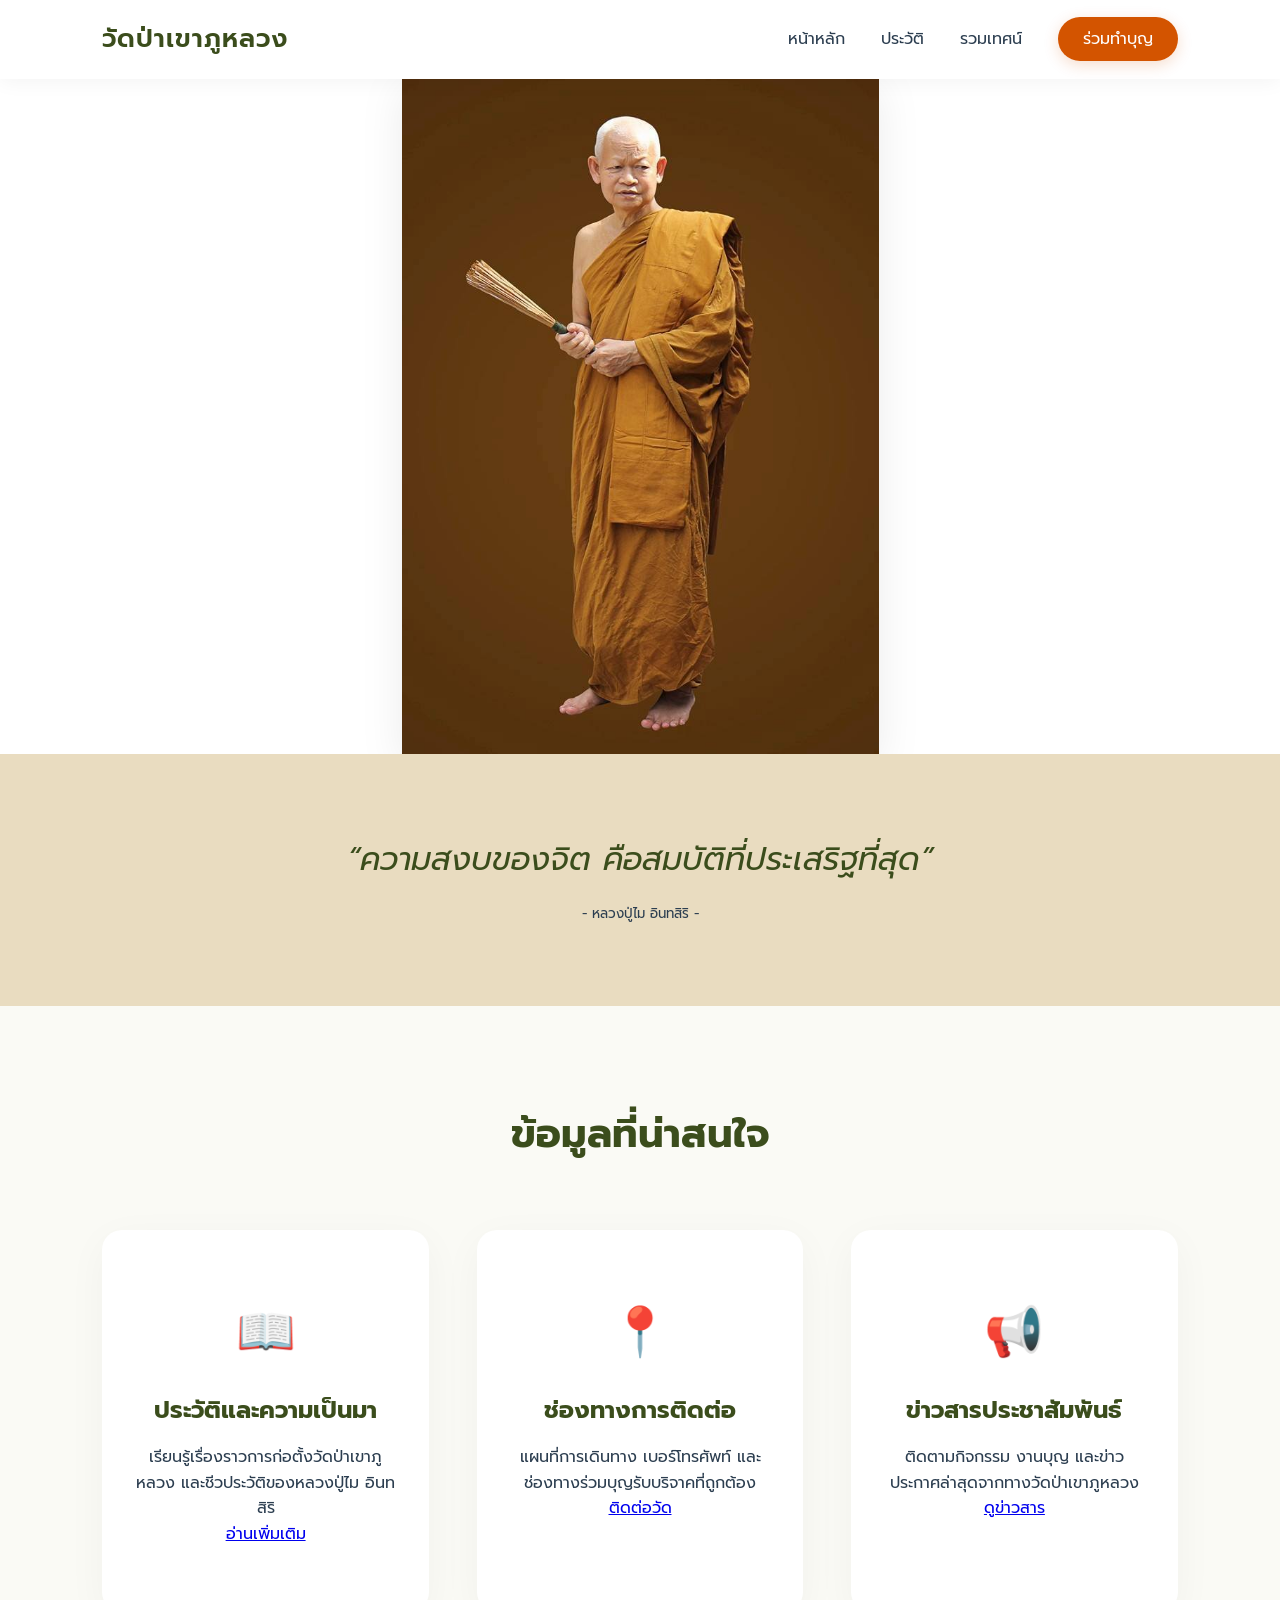
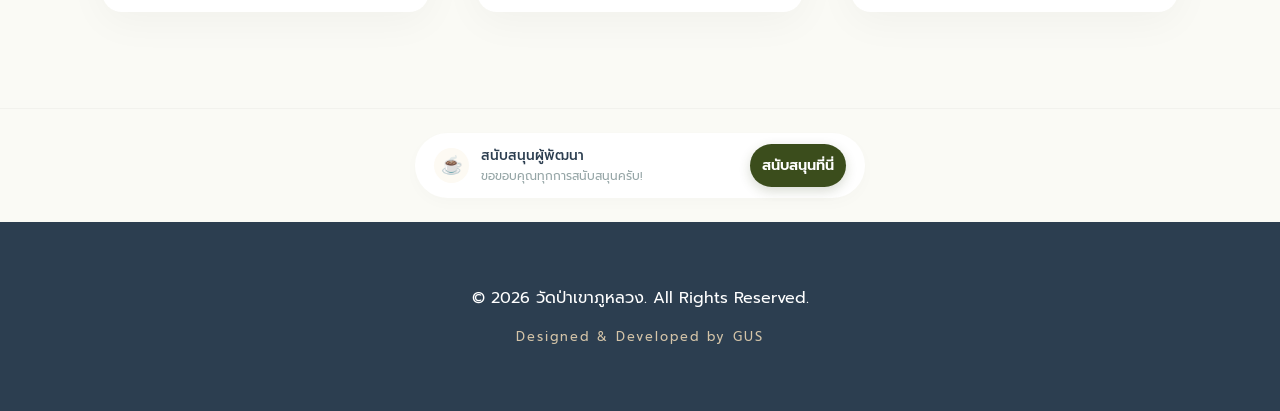
<file: index.html>
<!DOCTYPE html>
<html lang="th">
<head>
    <meta charset="UTF-8">
    <meta name="viewport" content="width=device-width, initial-scale=1.0">
    <title>วัดป่าเขาภูหลวง (หลวงปู่ไม อินทสิริ)</title>

    <!-- SEO -->
    <meta name="description" content="วัดป่าเขาภูหลวง ต.ระเริง อ.วังน้ำเขียว จ.นครราชสีมา — ชีวประวัติและธรรมะของหลวงปู่ไม อินทสิริ">
    <meta name="keywords" content="หลวงปู่ไม อินทสิริ, วัดป่าเขาภูหลวง, วังน้ำเขียว, นครราชสีมา, ธรรมะ">

    <!-- OG Facebook -->
    <meta property="og:title" content="วัดป่าเขาภูหลวง — หลวงปู่ไม อินทสิริ">
    <meta property="og:description" content="ร่วมทำบุญและศึกษาธรรมะกับหลวงปู่ไม อินทสิริ วัดป่าเขาภูหลวง อ.วังน้ำเขียว จ.นครราชสีมา">
    <meta property="og:image" content="https://luangpormai.netlify.app/หลวงปู่ไม อิน.jpg">
    <meta property="og:url" content="https://luangpormai.netlify.app/">
    <meta property="og:type" content="website">
    <meta property="og:locale" content="th_TH">

    <!-- Twitter Card -->
    <meta name="twitter:card" content="summary_large_image">
    <meta name="twitter:title" content="วัดป่าเขาภูหลวง — หลวงปู่ไม อินทสิริ">
    <meta name="twitter:description" content="ร่วมทำบุญและศึกษาธรรมะกับหลวงปู่ไม อินทสิริ">
    <meta name="twitter:image" content="https://luangpormai.netlify.app/หลวงปู่ไม อิน.jpg">

    <meta name="google-site-verification" content="f4Xp0F7fAuIu79jj4sP2wI35b7xC9J57ZqH1atgwiCA" />

    <link href="https://fonts.googleapis.com/css2?family=Prompt:wght@300;400;500;600&display=swap" rel="stylesheet">
    <link rel="stylesheet" href="style.css">
</head>
<body>

    <nav>
        <div class="logo">วัดป่าเขาภูหลวง</div>
        <button class="hamburger" id="hamburger" aria-label="เมนู">
            <span></span><span></span><span></span>
        </button>
        <div class="nav-links" id="navLinks">
            <a href="index.html">หน้าหลัก</a>
            <a href="history.html">ประวัติ</a>
            <a href="teachings.html">รวมเทศน์</a>
            <a href="donate.html" class="btn-donate">ร่วมทำบุญ</a>
        </div>
    </nav>

    <section class="hero">
        <div class="hero-slides">
            <div class="slide" style="background-image: url('หลวงปู่.jpg');"></div>
            <div class="slide" style="background-image: url('หลวงปู่ไม-อินทสิริ.jpg');"></div>
            <div class="slide" style="background-image: url('อนุโม.jpg');"></div>
            <div class="slide" style="background-image: url('อนุโม2.jpg');"></div>
            <div class="slide" style="background-image: url('อนุโม3.jpg');"></div>
            <div class="slide" style="background-image: url('หลวงปู่.jpg');"></div>
            <div class="slide" style="background-image: url('หลวงปู่ไม อิน.jpg');"></div>
            <div class="slide" style="background-image: url('อนุโม.jpg');"></div>
            <div class="slide" style="background-image: url('อนุโม2.jpg');"></div>
            <div class="slide" style="background-image: url('อนุโม3.jpg');"></div>
        </div>
    </section>

    <section class="dhamma-quote">
        <div class="quote-container">
            <p id="quote-text">"กำลังโหลดธรรมะ..."</p>
            <small>- หลวงปู่ไม อินทสิริ -</small>
        </div>
    </section>

    <section class="info-section">
        <h2>ข้อมูลที่น่าสนใจ</h2>
        <div class="cards">
            <div class="card">
                <div class="card-icon">📖</div>
                <h3>ประวัติและความเป็นมา</h3>
                <p>เรียนรู้เรื่องราวการก่อตั้งวัดป่าเขาภูหลวง และชีวประวัติของหลวงปู่ไม อินทสิริ</p>
                <a href="history.html">อ่านเพิ่มเติม</a>
            </div>
            <div class="card">
                <div class="card-icon">📍</div>
                <h3>ช่องทางการติดต่อ</h3>
                <p>แผนที่การเดินทาง เบอร์โทรศัพท์ และช่องทางร่วมบุญรับบริจาคที่ถูกต้อง</p>
                <a href="donate.html">ติดต่อวัด</a>
            </div>
            <div class="card">
                <div class="card-icon">📢</div>
                <h3>ข่าวสารประชาสัมพันธ์</h3>
                <p>ติดตามกิจกรรม งานบุญ และข่าวประกาศล่าสุดจากทางวัดป่าเขาภูหลวง</p>
                <a href="news.html">ดูข่าวสาร</a>
            </div>
        </div>
    </section>

    <section class="support-creator">
        <div class="support-container">
            <div class="support-content">
                <span class="support-icon">☕</span>
                <div class="support-text">
                    <h4>สนับสนุนผู้พัฒนา</h4>
                    <p>ขอขอบคุณทุกการสนับสนุนครับ!</p>
                </div>
            </div>
            <a href="donategus.html" target="_blank" class="btn-support">สนับสนุนที่นี่</a>
        </div>
    </section>

    <footer>
        <p>&copy; 2026 วัดป่าเขาภูหลวง. All Rights Reserved.</p>
        <div class="brand-credit">Designed & Developed by GUS </div>
    </footer>

    <div id="newsModal" class="modal">
        <div class="modal-content">
            <span class="close-btn">&times;</span>
            <div class="modal-header">
                <h2>📢 ข่าวสารประชาสัมพันธ์</h2>
            </div>
            <div class="modal-body">
                <img src="ทำบุญ.jpg" alt="ข่าวสารวัด">
                <h3>ขอเชิญร่วมงานบุญใหญ่</h3>
                <p>แจ้งความประสงค์เป็นเจ้าภาพหินส่วนเอวขันธ์แล้ว 12 ท่าน</p>
                <a href="news.html" class="btn-read-more">รายละเอียดเพิ่มเติม</a>
            </div>
        </div>
    </div>

    <script src="script.js"></script>
</body>
</html>
</file>
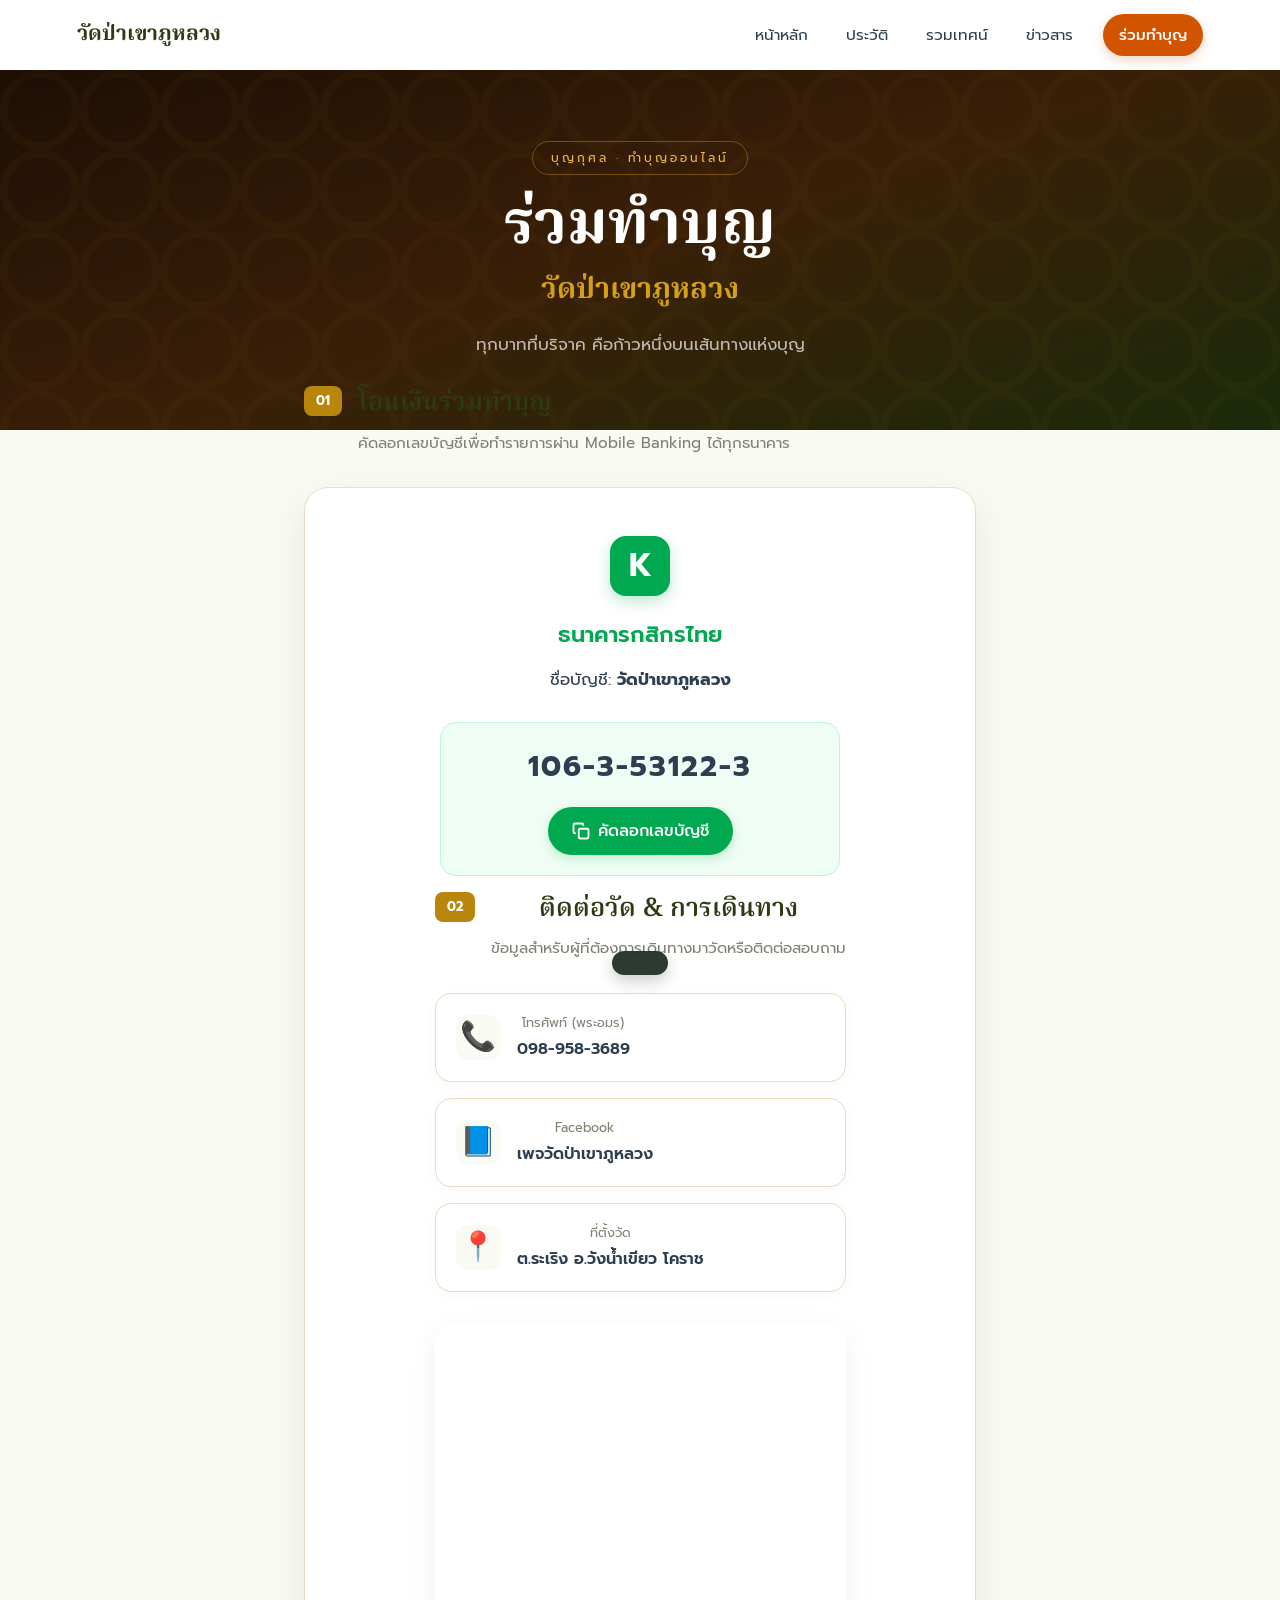
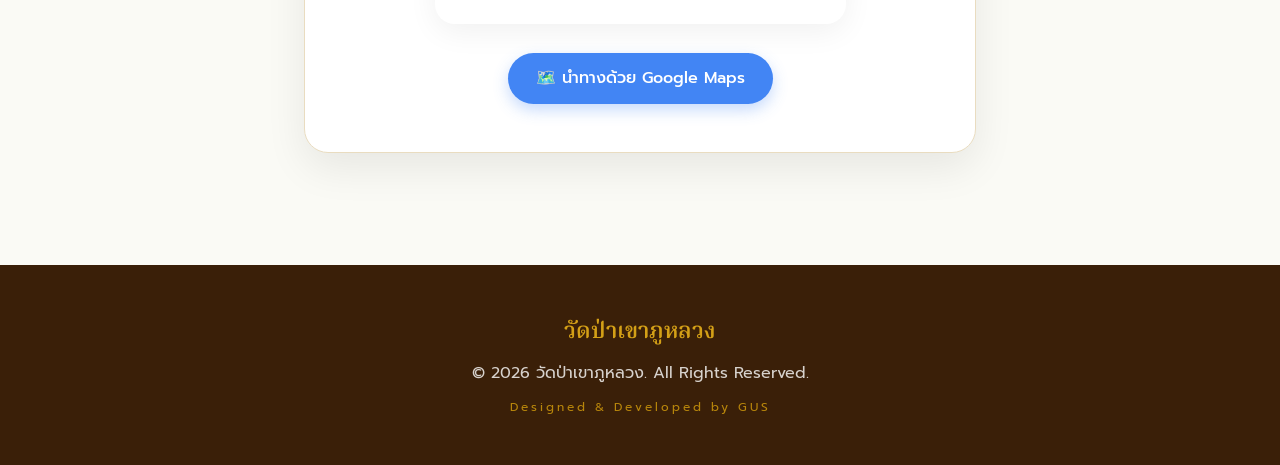
<file: donate.html>
<!DOCTYPE html>
<html lang="th">
<head>
  <meta charset="UTF-8">
  <meta name="viewport" content="width=device-width, initial-scale=1.0">
  <title>ร่วมทำบุญ — วัดป่าเขาภูหลวง</title>
  <link href="https://fonts.googleapis.com/css2?family=Noto+Serif+Thai:wght@300;400;500;600;700&family=Prompt:wght@300;400;500;600&display=swap" rel="stylesheet">
  <link rel="stylesheet" href="donate.css">
</head>
<body>

<nav>
  <a href="index.html" class="logo">วัดป่าเขาภูหลวง</a>
  
  <button class="hamburger" id="hamburgerNav" aria-label="เมนูหลัก">
    <span></span><span></span><span></span>
  </button>

  <div class="nav-links" id="mainNavLinks">
    <a href="index.html">หน้าหลัก</a>
    <a href="history.html">ประวัติ</a>
    <a href="teachings.html">รวมเทศน์</a>
    <a href="news.html">ข่าวสาร</a>
    <a href="donate.html" class="btn-donate-nav active-link">ร่วมทำบุญ</a>
  </div>
</nav>

<header class="page-hero">
  <div class="lotus-bg"></div>
  <div class="hero-inner">
    <div class="hero-tag">บุญกุศล · ทำบุญออนไลน์</div>
    <h1>ร่วมทำบุญ</h1>
    <h2 class="hero-sub">วัดป่าเขาภูหลวง</h2>
    <p>ทุกบาทที่บริจาค คือก้าวหนึ่งบนเส้นทางแห่งบุญ</p>
  </div>
</header>

<main class="donate-main">

  <section class="section-block">
    <div class="section-head">
      <span class="sec-num">01</span>
      <div>
        <h2 class="sec-title">โอนเงินร่วมทำบุญ</h2>
        <p class="sec-desc">คัดลอกเลขบัญชีเพื่อทำรายการผ่าน Mobile Banking ได้ทุกธนาคาร</p>
      </div>
    </div>

    <div class="simple-donate-card">
      <div class="bank-icon-large">K</div>
      <h3 class="bank-name">ธนาคารกสิกรไทย</h3>
      <p class="acc-name">ชื่อบัญชี: <b>วัดป่าเขาภูหลวง</b></p>
      
      <div class="acc-box">
        <span class="acc-number">106-3-53122-3</span>
        <button class="btn-copy-main" onclick="copyText('1063531223', 'คัดลอกเลขบัญชีเรียบร้อย ✓')">
          <svg width="18" height="18" viewBox="0 0 24 24" fill="none" stroke="currentColor" stroke-width="2.5"><rect x="9" y="9" width="13" height="13" rx="2"/><path d="M5 15H4a2 2 0 01-2-2V4a2 2 0 012-2h9a2 2 0 012 2v1"/></svg>
          คัดลอกเลขบัญชี
        </button>
      </div>

  <section class="section-block section-alt">
    <div class="section-head">
      <span class="sec-num">02</span>
      <div>
        <h2 class="sec-title">ติดต่อวัด & การเดินทาง</h2>
        <p class="sec-desc">ข้อมูลสำหรับผู้ที่ต้องการเดินทางมาวัดหรือติดต่อสอบถาม</p>
      </div>
    </div>

    <div class="contact-row">
      <a href="tel:0989583689" class="contact-pill">
        <div class="c-icon phone-icon">📞</div>
        <div><small>โทรศัพท์ (พระอมร)</small><b>098-958-3689</b></div>
      </a>
      <a href="https://www.facebook.com/sitluangpormai" target="_blank" class="contact-pill">
        <div class="c-icon fb-icon">📘</div>
        <div><small>Facebook</small><b>เพจวัดป่าเขาภูหลวง</b></div>
      </a>
      <div class="contact-pill no-link">
        <div class="c-icon map-icon">📍</div>
        <div><small>ที่ตั้งวัด</small><b>ต.ระเริง อ.วังน้ำเขียว โคราช</b></div>
      </div>
    </div>

    <div class="map-container">
      <iframe
        src="https://www.google.com/maps/embed?pb=!1m18!1m12!1m3!1d115132.88046399127!2d101.691765!3d14.545163!2m3!1f0!2f0!3f0!3m2!1i1024!2i768!4f13.1!3m3!1m2!1s0x311c47091deec6a1%3A0xeae06c8272635a6!2z4Lin4Lix4LiU4Lib4LmI4Liy4LmA4LiC4Liy4Lig4Li54Lir4Lil4Lin4LiH!5e0!3m2!1sth!2sth!4v1700000000000!5m2!1sth!2sth"
        width="100%" height="300" style="border:0;border-radius:20px; box-shadow: 0 8px 30px rgba(0,0,0,0.06);" allowfullscreen loading="lazy">
      </iframe>
      <div class="map-btn-wrapper">
        <a href="https://goo.gl/maps/sYjhA1Bx4KXVGBxV8" target="_blank" class="btn-maps">🗺️ นำทางด้วย Google Maps</a>
      </div>
    </div>
  </section>

</main>

<footer>
  <div class="footer-in">
    <div class="footer-logo">วัดป่าเขาภูหลวง</div>
    <p>© 2026 วัดป่าเขาภูหลวง. All Rights Reserved.</p>
    <div class="footer-credit">Designed & Developed by GUS </div>
  </div>
</footer>

<div id="toast" class="toast"></div>
<script src="donate.js"></script>
</body>
</html>
</file>
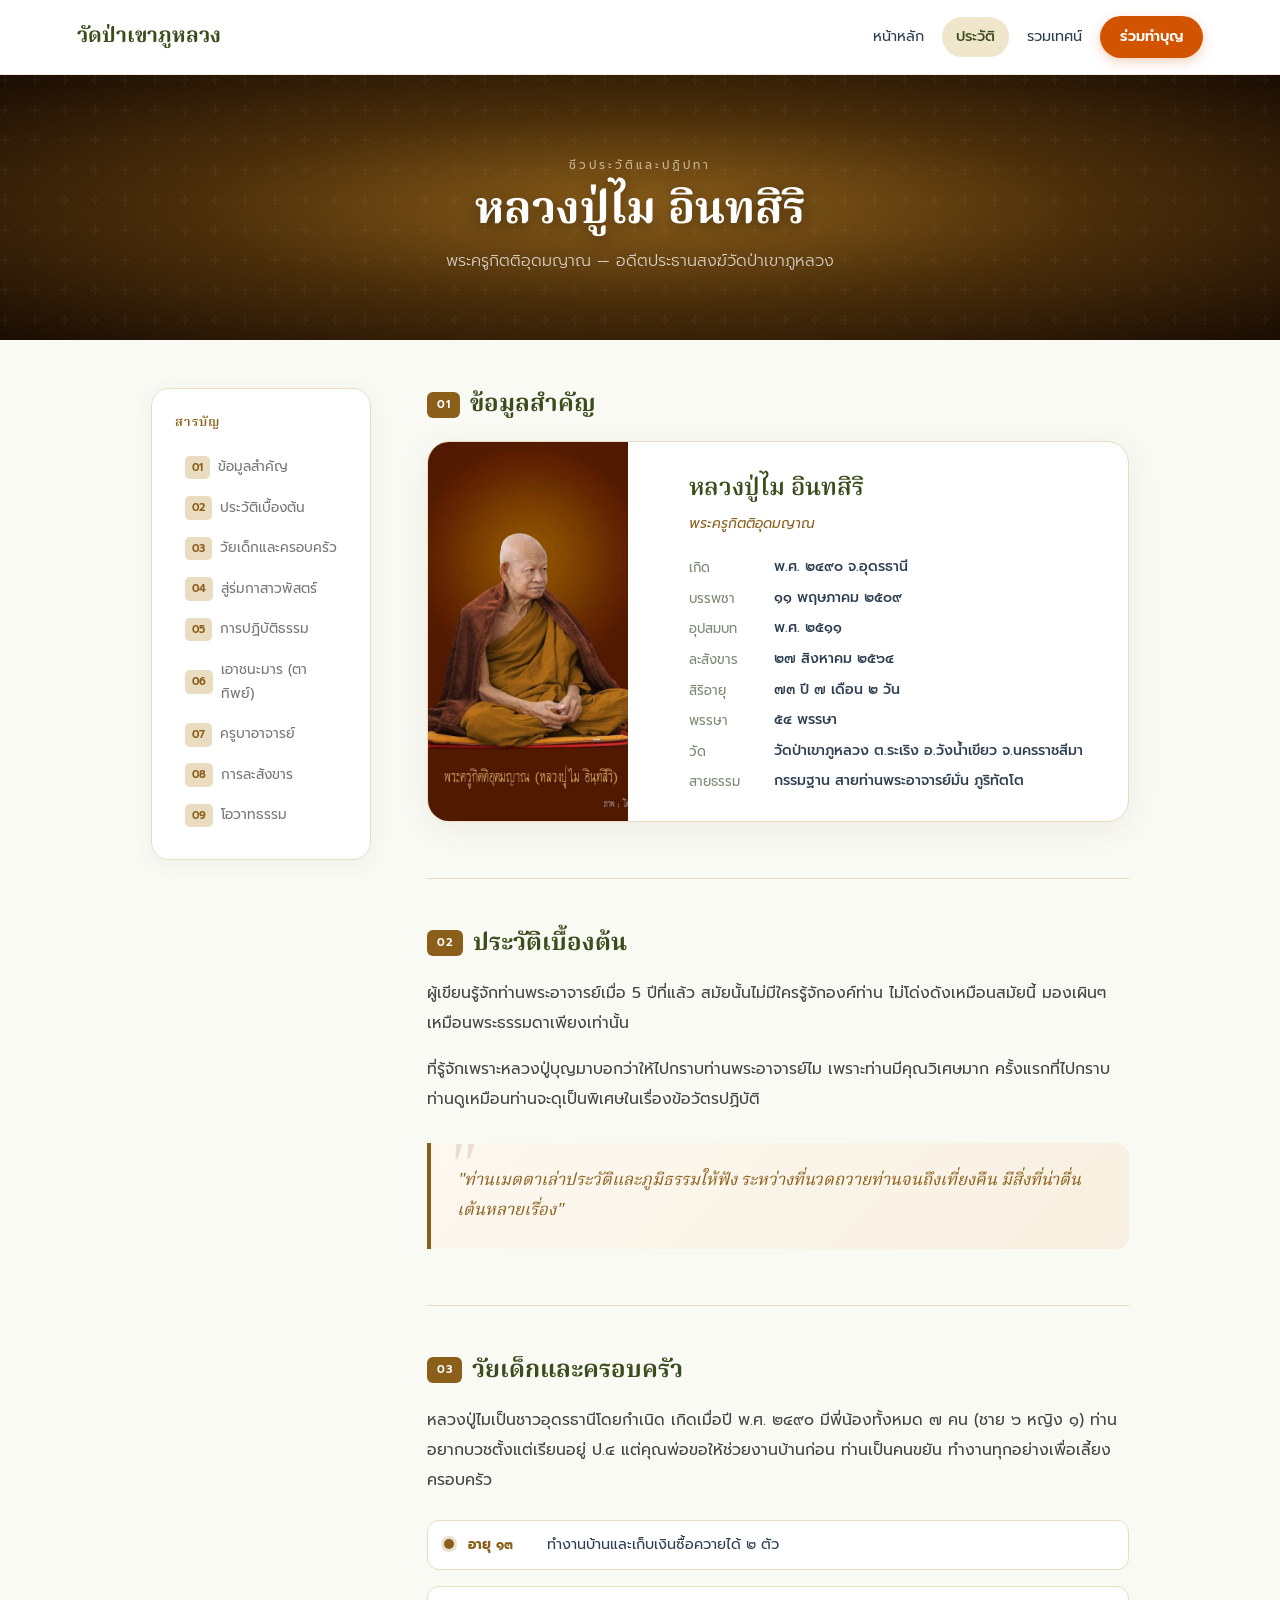
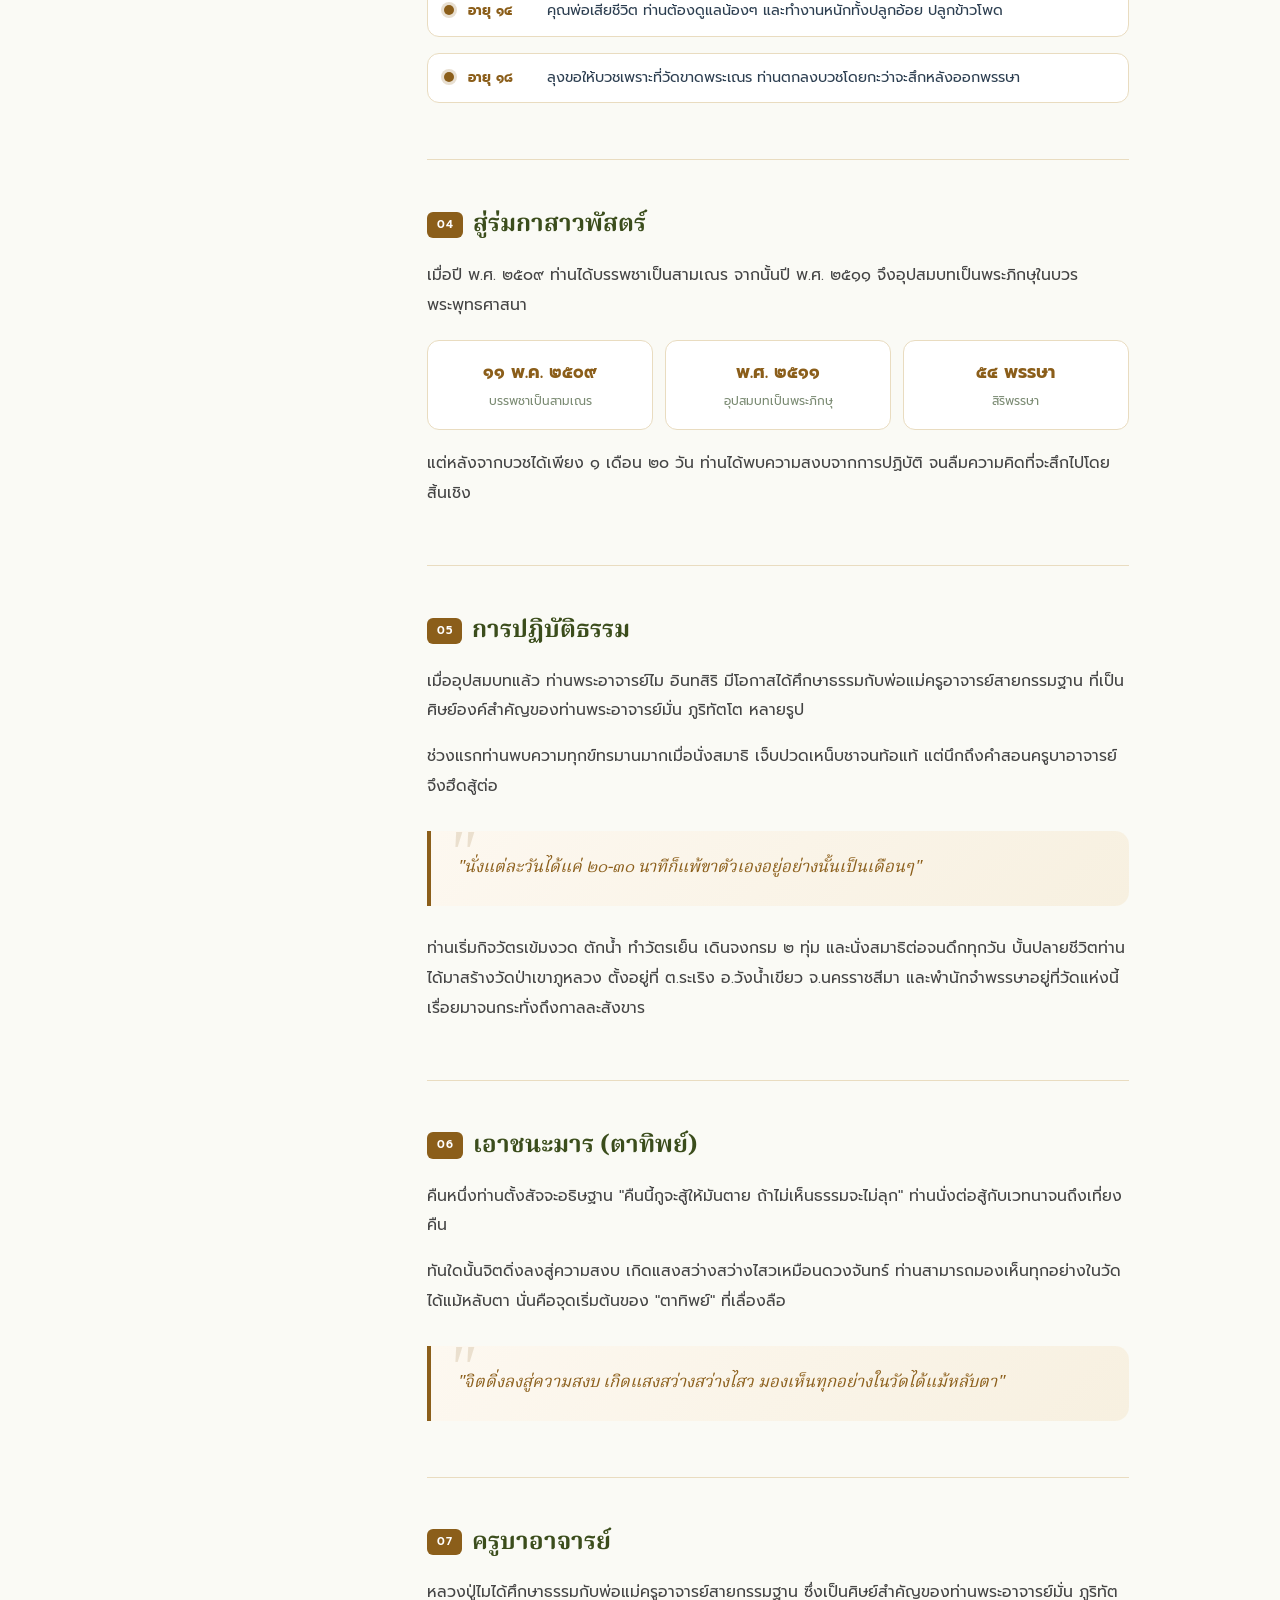
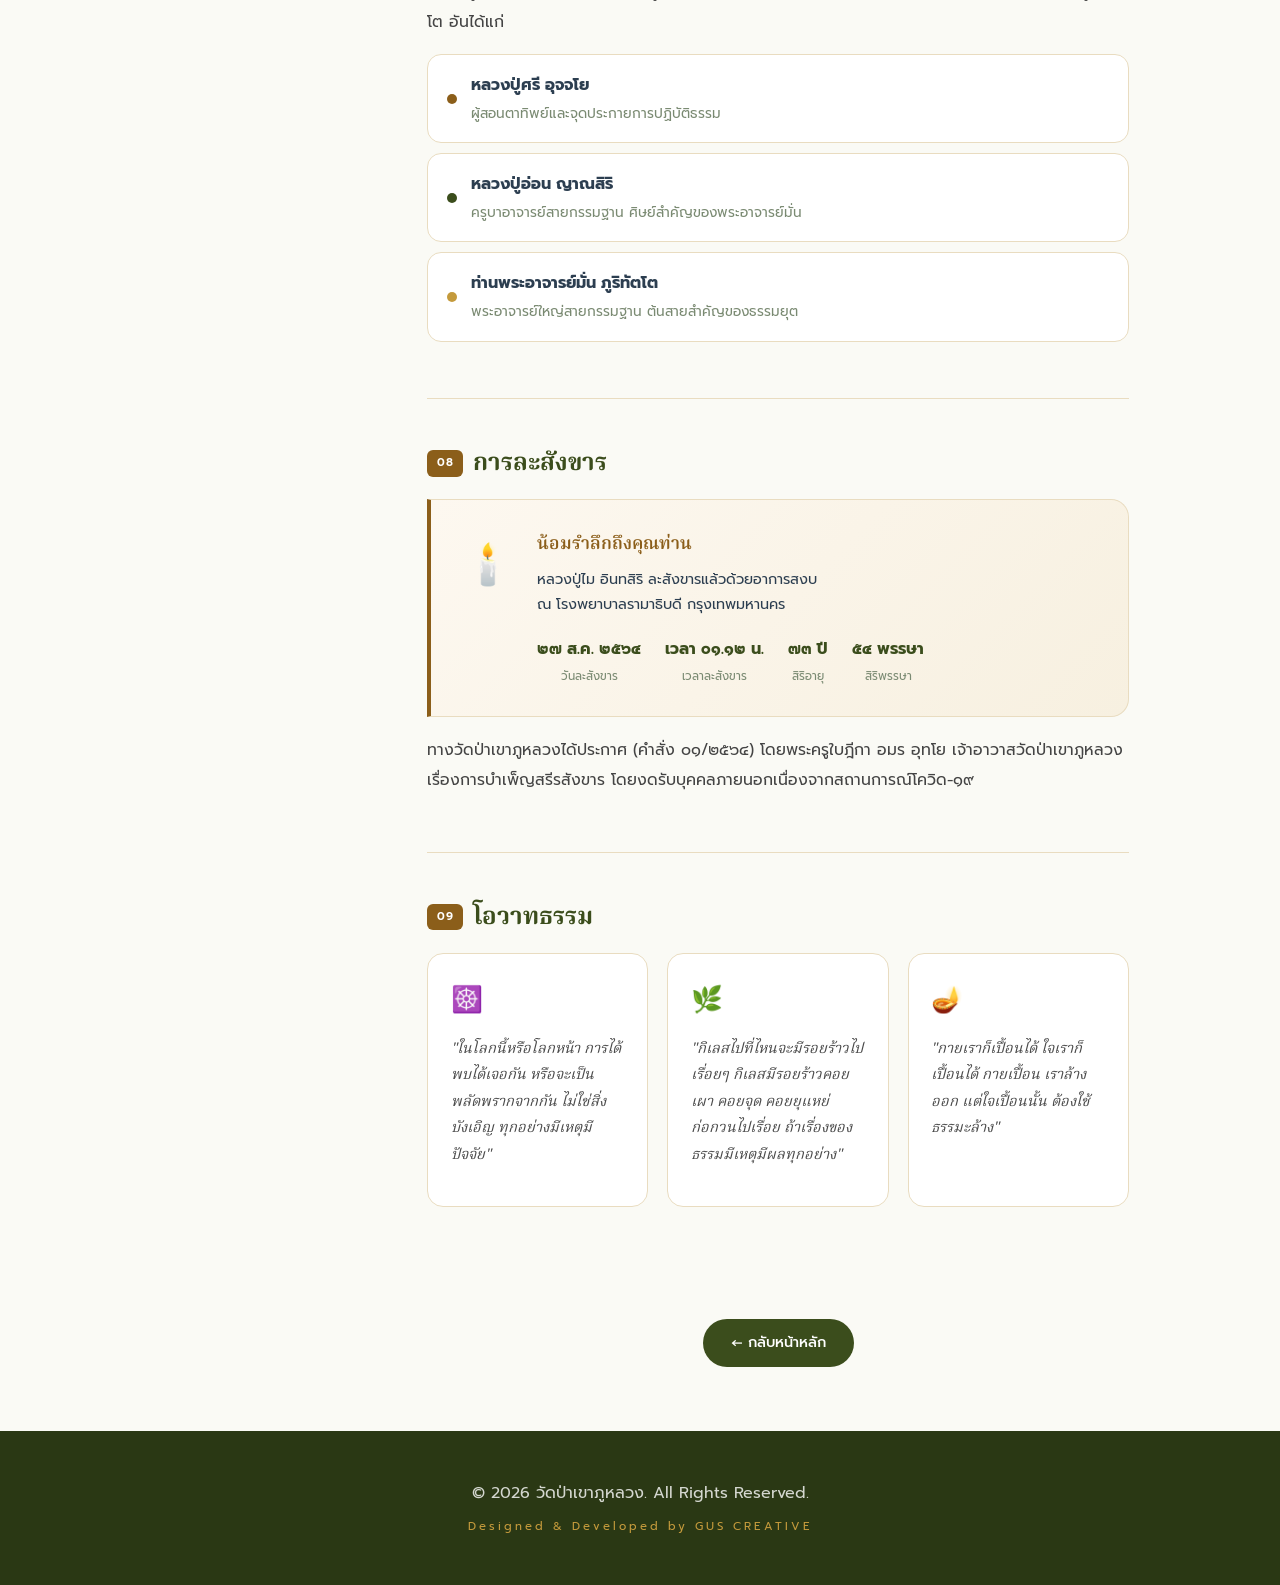
<file: history.html>
<!DOCTYPE html>
<html lang="th">
<head>
  <meta charset="UTF-8">
  <meta name="viewport" content="width=device-width, initial-scale=1.0">
  <title>ประวัติหลวงปู่ไม อินทสิริ — วัดป่าเขาภูหลวง</title>
  <link href="https://fonts.googleapis.com/css2?family=Prompt:wght@300;400;500;600;700&family=Noto+Serif+Thai:wght@300;400;600&display=swap" rel="stylesheet">
  <link rel="stylesheet" href="history.css">
</head>
<body>

<div id="reading-progress"></div>

<button class="floating-menu-btn" id="openMenu">
  <span>สารบัญ</span>
  <div class="menu-icon"><span></span><span></span><span></span></div>
</button>
<div class="menu-overlay" id="menuOverlay"></div>

<nav>
  <a href="index.html" class="logo">วัดป่าเขาภูหลวง</a>
  
  <button class="hamburger" id="hamburgerNav" aria-label="เมนูหลัก">
      <span></span><span></span><span></span>
  </button>

  <div class="nav-links" id="mainNavLinks">
    <a href="index.html">หน้าหลัก</a>
    <a href="history.html" class="active">ประวัติ</a>
    <a href="teachings.html">รวมเทศน์</a>
    <a href="donate.html" class="btn-donate">ร่วมทำบุญ</a>
  </div>
</nav>

<div class="page-hero">
  <div class="label">ชีวประวัติและปฏิปทา</div>
  <h1>หลวงปู่ไม อินทสิริ</h1>
  <p>พระครูกิตติอุดมญาณ — อดีตประธานสงฆ์วัดป่าเขาภูหลวง</p>
</div>

<div class="container">
  <aside class="sidebar" id="sidebarMenu">
    <div class="toc-box">
      <div class="toc-header-mobile">
        <span class="toc-title">เลือกหัวข้อ</span>
        <button class="close-menu" id="closeMenu">&times;</button>
      </div>
      <div class="toc-title-desktop">สารบัญ</div>
      <ul class="toc-list">
        <li><a href="#profile"    class="toc-link"><span class="toc-num">01</span>ข้อมูลสำคัญ</a></li>
        <li><a href="#intro"      class="toc-link"><span class="toc-num">02</span>ประวัติเบื้องต้น</a></li>
        <li><a href="#childhood"  class="toc-link"><span class="toc-num">03</span>วัยเด็กและครอบครัว</a></li>
        <li><a href="#ordination" class="toc-link"><span class="toc-num">04</span>สู่ร่มกาสาวพัสตร์</a></li>
        <li><a href="#practice"   class="toc-link"><span class="toc-num">05</span>การปฏิบัติธรรม</a></li>
        <li><a href="#mara"       class="toc-link"><span class="toc-num">06</span>เอาชนะมาร (ตาทิพย์)</a></li>
        <li><a href="#teacher"    class="toc-link"><span class="toc-num">07</span>ครูบาอาจารย์</a></li>
        <li><a href="#passing"    class="toc-link"><span class="toc-num">08</span>การละสังขาร</a></li>
        <li><a href="#dhamma"     class="toc-link"><span class="toc-num">09</span>โอวาทธรรม</a></li>
      </ul>
    </div>
  </aside>

  <main class="content">

    <section id="profile">
      <div class="section-label"><span class="section-num">01</span><h2>ข้อมูลสำคัญ</h2></div>

      <div class="profile-card">
        <div class="profile-img-wrap">
          <img src="หลวงปู่ไม-อินทสิริ.jpg" alt="หลวงปู่ไม อินทสิริ" class="profile-img">
        </div>
        <div class="profile-info">
          <div class="profile-name">หลวงปู่ไม อินทสิริ</div>
          <div class="profile-title">พระครูกิตติอุดมญาณ</div>
          <div class="profile-rows">
            <div class="profile-row"><span class="pr-label">เกิด</span><span class="pr-value">พ.ศ. ๒๔๙๐ จ.อุดรธานี</span></div>
            <div class="profile-row"><span class="pr-label">บรรพชา</span><span class="pr-value">๑๑ พฤษภาคม ๒๕๐๙</span></div>
            <div class="profile-row"><span class="pr-label">อุปสมบท</span><span class="pr-value">พ.ศ. ๒๕๑๑</span></div>
            <div class="profile-row"><span class="pr-label">ละสังขาร</span><span class="pr-value">๒๗ สิงหาคม ๒๕๖๔</span></div>
            <div class="profile-row"><span class="pr-label">สิริอายุ</span><span class="pr-value">๗๓ ปี ๗ เดือน ๒ วัน</span></div>
            <div class="profile-row"><span class="pr-label">พรรษา</span><span class="pr-value">๕๔ พรรษา</span></div>
            <div class="profile-row"><span class="pr-label">วัด</span><span class="pr-value">วัดป่าเขาภูหลวง ต.ระเริง อ.วังน้ำเขียว จ.นครราชสีมา</span></div>
            <div class="profile-row"><span class="pr-label">สายธรรม</span><span class="pr-value">กรรมฐาน สายท่านพระอาจารย์มั่น ภูริทัตโต</span></div>
          </div>
        </div>
      </div>
    </section>

    <hr class="section-divider">

    <section id="intro">
      <div class="section-label"><span class="section-num">02</span><h2>ประวัติเบื้องต้น</h2></div>
      <p>ผู้เขียนรู้จักท่านพระอาจารย์เมื่อ 5 ปีที่แล้ว สมัยนั้นไม่มีใครรู้จักองค์ท่าน ไม่โด่งดังเหมือนสมัยนี้ มองเผินๆ เหมือนพระธรรมดาเพียงเท่านั้น</p>
      <p>ที่รู้จักเพราะหลวงปู่บุญมาบอกว่าให้ไปกราบท่านพระอาจารย์ไม เพราะท่านมีคุณวิเศษมาก ครั้งแรกที่ไปกราบท่านดูเหมือนท่านจะดุเป็นพิเศษในเรื่องข้อวัตรปฏิบัติ</p>
      <div class="quote-block">"ท่านเมตตาเล่าประวัติและภูมิธรรมให้ฟัง ระหว่างที่นวดถวายท่านจนถึงเที่ยงคืน มีสิ่งที่น่าตื่นเต้นหลายเรื่อง"</div>
    </section>

    <hr class="section-divider">

    <section id="childhood">
      <div class="section-label"><span class="section-num">03</span><h2>วัยเด็กและครอบครัว</h2></div>
      <p>หลวงปู่ไมเป็นชาวอุดรธานีโดยกำเนิด เกิดเมื่อปี พ.ศ. ๒๔๙๐ มีพี่น้องทั้งหมด ๗ คน (ชาย ๖ หญิง ๑) ท่านอยากบวชตั้งแต่เรียนอยู่ ป.๔ แต่คุณพ่อขอให้ช่วยงานบ้านก่อน ท่านเป็นคนขยัน ทำงานทุกอย่างเพื่อเลี้ยงครอบครัว</p>
      <div style="margin:1.5rem 0">
        <div class="timeline-item">
          <div class="timeline-dot"></div>
          <div class="timeline-year">อายุ ๑๓</div>
          <div class="timeline-text">ทำงานบ้านและเก็บเงินซื้อควายได้ ๒ ตัว</div>
        </div>
        <div class="timeline-item">
          <div class="timeline-dot"></div>
          <div class="timeline-year">อายุ ๑๔</div>
          <div class="timeline-text">คุณพ่อเสียชีวิต ท่านต้องดูแลน้องๆ และทำงานหนักทั้งปลูกอ้อย ปลูกข้าวโพด</div>
        </div>
        <div class="timeline-item">
          <div class="timeline-dot"></div>
          <div class="timeline-year">อายุ ๑๘</div>
          <div class="timeline-text">ลุงขอให้บวชเพราะที่วัดขาดพระเณร ท่านตกลงบวชโดยกะว่าจะสึกหลังออกพรรษา</div>
        </div>
      </div>
    </section>

    <hr class="section-divider">

    <section id="ordination">
      <div class="section-label"><span class="section-num">04</span><h2>สู่ร่มกาสาวพัสตร์</h2></div>
      <p>เมื่อปี พ.ศ. ๒๕๐๙ ท่านได้บรรพชาเป็นสามเณร จากนั้นปี พ.ศ. ๒๕๑๑ จึงอุปสมบทเป็นพระภิกษุในบวรพระพุทธศาสนา</p>
      <div class="stat-chips">
        <div class="chip">
          <div class="chip-year">๑๑ พ.ค. ๒๕๐๙</div>
          <div class="chip-label">บรรพชาเป็นสามเณร</div>
        </div>
        <div class="chip">
          <div class="chip-year">พ.ศ. ๒๕๑๑</div>
          <div class="chip-label">อุปสมบทเป็นพระภิกษุ</div>
        </div>
        <div class="chip">
          <div class="chip-year">๕๔ พรรษา</div>
          <div class="chip-label">สิริพรรษา</div>
        </div>
      </div>
      <p>แต่หลังจากบวชได้เพียง ๑ เดือน ๒๐ วัน ท่านได้พบความสงบจากการปฏิบัติ จนลืมความคิดที่จะสึกไปโดยสิ้นเชิง</p>
    </section>

    <hr class="section-divider">

    <section id="practice">
      <div class="section-label"><span class="section-num">05</span><h2>การปฏิบัติธรรม</h2></div>
      <p>เมื่ออุปสมบทแล้ว ท่านพระอาจารย์ไม อินทสิริ มีโอกาสได้ศึกษาธรรมกับพ่อแม่ครูอาจารย์สายกรรมฐาน ที่เป็นศิษย์องค์สำคัญของท่านพระอาจารย์มั่น ภูริทัตโต หลายรูป</p>
      <p>ช่วงแรกท่านพบความทุกข์ทรมานมากเมื่อนั่งสมาธิ เจ็บปวดเหน็บชาจนท้อแท้ แต่นึกถึงคำสอนครูบาอาจารย์จึงฮึดสู้ต่อ</p>
      <div class="quote-block">"นั่งแต่ละวันได้แค่ ๒๐-๓๐ นาทีก็แพ้ขาตัวเองอยู่อย่างนั้นเป็นเดือนๆ"</div>
      <p>ท่านเริ่มกิจวัตรเข้มงวด ตักน้ำ ทำวัตรเย็น เดินจงกรม ๒ ทุ่ม และนั่งสมาธิต่อจนดึกทุกวัน บั้นปลายชีวิตท่านได้มาสร้างวัดป่าเขาภูหลวง ตั้งอยู่ที่ ต.ระเริง อ.วังน้ำเขียว จ.นครราชสีมา และพำนักจำพรรษาอยู่ที่วัดแห่งนี้เรื่อยมาจนกระทั่งถึงกาลละสังขาร</p>
    </section>

    <hr class="section-divider">
    <section id="mara">
      <div class="section-label"><span class="section-num">06</span><h2>เอาชนะมาร (ตาทิพย์)</h2></div>
      <p>คืนหนึ่งท่านตั้งสัจจะอธิษฐาน "คืนนี้กูจะสู้ให้มันตาย ถ้าไม่เห็นธรรมจะไม่ลุก" ท่านนั่งต่อสู้กับเวทนาจนถึงเที่ยงคืน</p>
      <p>ทันใดนั้นจิตดิ่งลงสู่ความสงบ เกิดแสงสว่างสว่างไสวเหมือนดวงจันทร์ ท่านสามารถมองเห็นทุกอย่างในวัดได้แม้หลับตา นั่นคือจุดเริ่มต้นของ "ตาทิพย์" ที่เลื่องลือ</p>
      <div class="quote-block">"จิตดิ่งลงสู่ความสงบ เกิดแสงสว่างสว่างไสว มองเห็นทุกอย่างในวัดได้แม้หลับตา"</div>
    </section>

    <hr class="section-divider">

    <section id="teacher">
      <div class="section-label"><span class="section-num">07</span><h2>ครูบาอาจารย์</h2></div>
      <p>หลวงปู่ไมได้ศึกษาธรรมกับพ่อแม่ครูอาจารย์สายกรรมฐาน ซึ่งเป็นศิษย์สำคัญของท่านพระอาจารย์มั่น ภูริทัตโต อันได้แก่</p>
      <div style="margin-top:1rem">
        <div class="teacher-card">
          <div class="teacher-dot" style="background:#8B5E1A"></div>
          <div>
            <strong>หลวงปู่ศรี อุจจโย</strong>
            <div style="font-size:.85rem;color:var(--text-muted);margin-top:2px">ผู้สอนตาทิพย์และจุดประกายการปฏิบัติธรรม</div>
          </div>
        </div>
        <div class="teacher-card">
          <div class="teacher-dot" style="background:#3b4d1c"></div>
          <div>
            <strong>หลวงปู่อ่อน ญาณสิริ</strong>
            <div style="font-size:.85rem;color:var(--text-muted);margin-top:2px">ครูบาอาจารย์สายกรรมฐาน ศิษย์สำคัญของพระอาจารย์มั่น</div>
          </div>
        </div>
        <div class="teacher-card">
          <div class="teacher-dot" style="background:#C49A3C"></div>
          <div>
            <strong>ท่านพระอาจารย์มั่น ภูริทัตโต</strong>
            <div style="font-size:.85rem;color:var(--text-muted);margin-top:2px">พระอาจารย์ใหญ่สายกรรมฐาน ต้นสายสำคัญของธรรมยุต</div>
          </div>
        </div>
      </div>
    </section>

    <hr class="section-divider">

    <section id="passing">
      <div class="section-label"><span class="section-num">08</span><h2>การละสังขาร</h2></div>

      <div class="passing-card">
        <div class="passing-icon">🕯️</div>
        <div class="passing-info">
          <div class="passing-title">น้อมรำลึกถึงคุณท่าน</div>
          <div class="passing-detail">หลวงปู่ไม อินทสิริ ละสังขารแล้วด้วยอาการสงบ<br>ณ โรงพยาบาลรามาธิบดี กรุงเทพมหานคร</div>
          <div class="passing-stats">
            <div class="p-stat"><div class="p-stat-val">๒๗ ส.ค. ๒๕๖๔</div><div class="p-stat-label">วันละสังขาร</div></div>
            <div class="p-stat"><div class="p-stat-val">เวลา ๐๑.๑๒ น.</div><div class="p-stat-label">เวลาละสังขาร</div></div>
            <div class="p-stat"><div class="p-stat-val">๗๓ ปี</div><div class="p-stat-label">สิริอายุ</div></div>
            <div class="p-stat"><div class="p-stat-val">๕๔ พรรษา</div><div class="p-stat-label">สิริพรรษา</div></div>
          </div>
        </div>
      </div>

      <p style="margin-top:1.2rem">ทางวัดป่าเขาภูหลวงได้ประกาศ (คำสั่ง ๐๑/๒๕๖๔) โดยพระครูใบฎีกา อมร อุทโย เจ้าอาวาสวัดป่าเขาภูหลวง เรื่องการบำเพ็ญสรีรสังขาร โดยงดรับบุคคลภายนอกเนื่องจากสถานการณ์โควิด-๑๙</p>
    </section>

    <hr class="section-divider">

    <section id="dhamma">
      <div class="section-label"><span class="section-num">09</span><h2>โอวาทธรรม</h2></div>
      <div class="dhamma-grid">
        <div class="dhamma-card">
          <div class="dhamma-icon">☸️</div>
          <p>"ในโลกนี้หรือโลกหน้า การได้พบได้เจอกัน หรือจะเป็นพลัดพรากจากกัน ไม่ใช่สิ่งบังเอิญ ทุกอย่างมีเหตุมีปัจจัย"</p>
        </div>
        <div class="dhamma-card">
          <div class="dhamma-icon">🌿</div>
          <p>"กิเลสไปที่ไหนจะมีรอยร้าวไปเรื่อยๆ กิเลสมีรอยร้าวคอยเผา คอยจุด คอยยุแหย่ก่อกวนไปเรื่อย ถ้าเรื่องของธรรมมีเหตุมีผลทุกอย่าง"</p>
        </div>
        <div class="dhamma-card">
          <div class="dhamma-icon">🪔</div>
          <p>"กายเราก็เปื้อนได้ ใจเราก็เปื้อนได้ กายเปื้อน เราล้างออก แต่ใจเปื้อนนั้น ต้องใช้ธรรมะล้าง"</p>
        </div>
      </div>
    </section>

    <div style="text-align:center;padding:2.5rem 0 1rem">
      <a href="index.html" class="back-home-btn">← กลับหน้าหลัก</a>
    </div>

  </main>
</div>

<footer>
  <p>© 2026 วัดป่าเขาภูหลวง. All Rights Reserved.</p>
  <p class="brand">Designed &amp; Developed by GUS CREATIVE</p>
</footer>

<script src="history.js"></script>
</body>
</html>
</file>
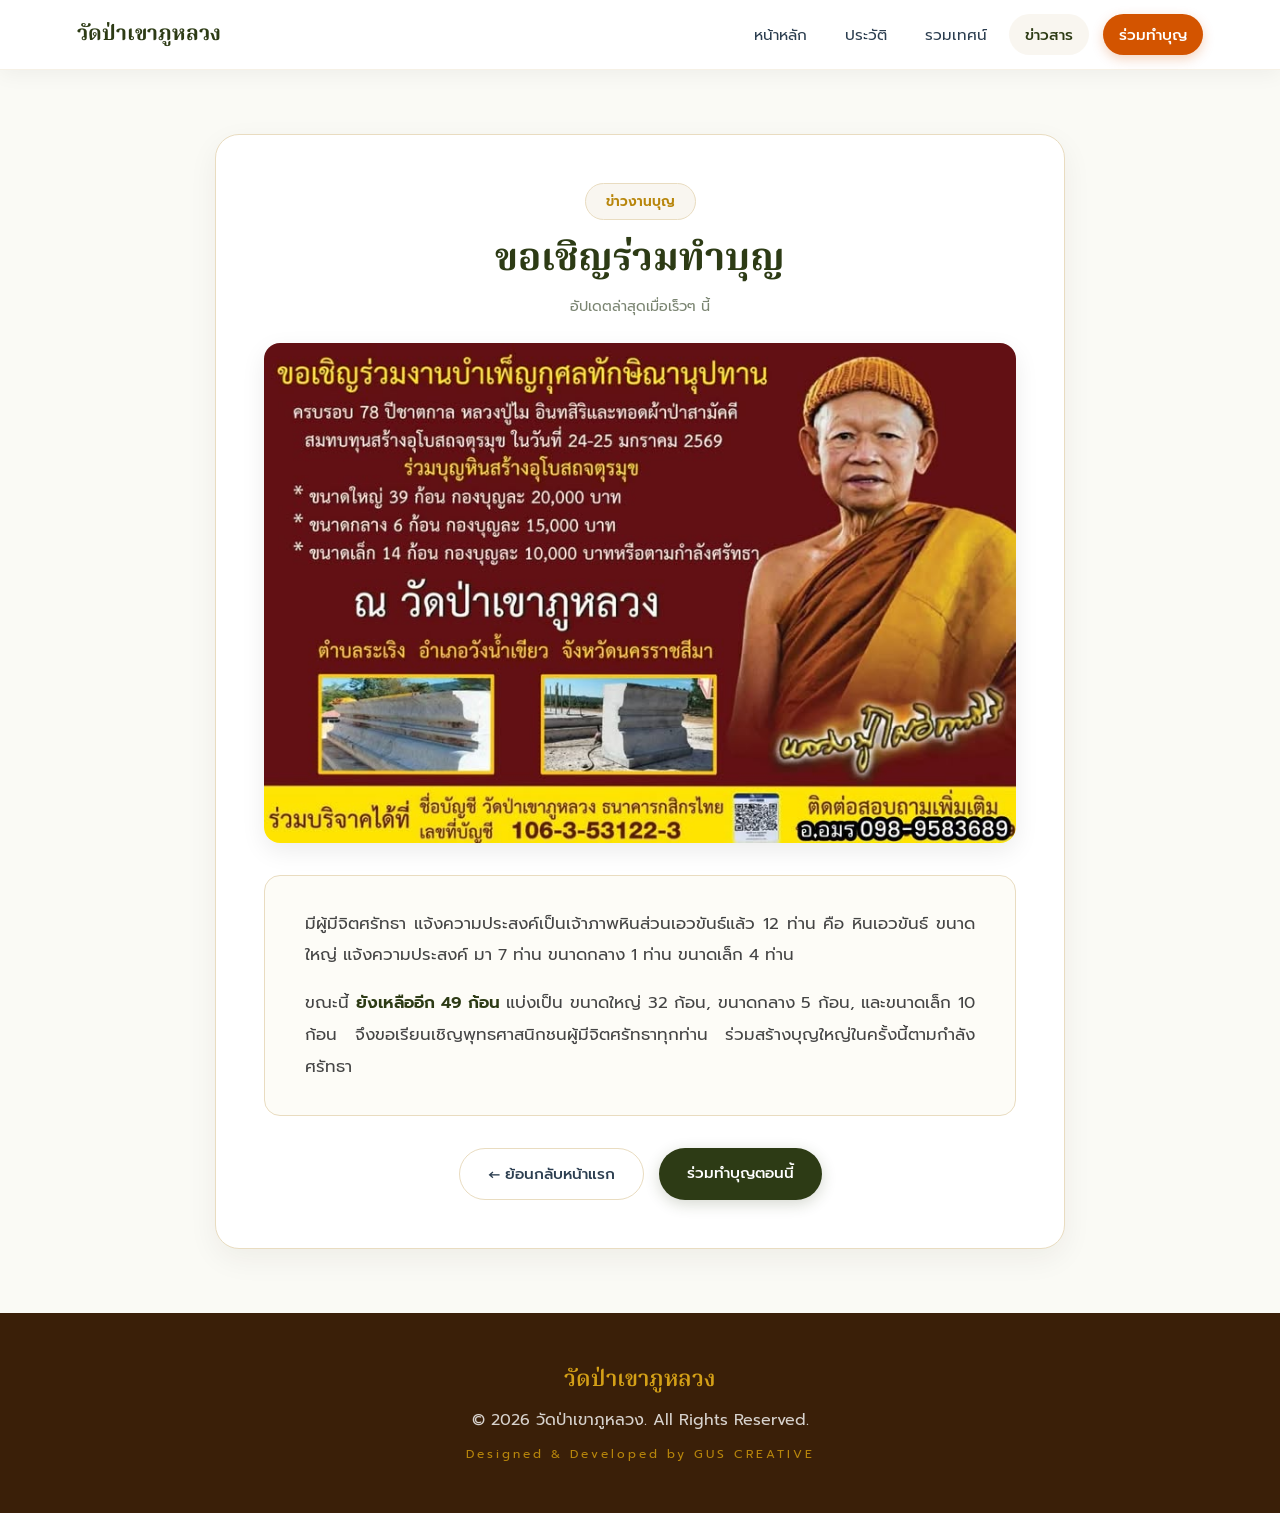
<file: news.html>
<!DOCTYPE html>
<html lang="th">
<head>
    <meta charset="UTF-8">
    <meta name="viewport" content="width=device-width, initial-scale=1.0">
    <title>ข่าวสารประชาสัมพันธ์ - วัดป่าเขาภูหลวง</title>
    <link href="https://fonts.googleapis.com/css2?family=Noto+Serif+Thai:wght@300;400;500;600;700&family=Prompt:wght@300;400;500;600&display=swap" rel="stylesheet">
    <link rel="stylesheet" href="news.css">
</head>
<body>

    <nav>
        <a href="index.html" class="logo">วัดป่าเขาภูหลวง</a>
        
        <button class="hamburger" id="hamburgerNav" aria-label="เมนูหลัก">
            <span></span><span></span><span></span>
        </button>

        <div class="nav-links" id="mainNavLinks">
            <a href="index.html">หน้าหลัก</a>
            <a href="history.html">ประวัติ</a>
            <a href="teachings.html">รวมเทศน์</a>
            <a href="news.html" class="active-link">ข่าวสาร</a>
            <a href="donate.html" class="btn-donate-nav">ร่วมทำบุญ</a>
        </div>
    </nav>

    <main class="news-main">
        <article class="news-card">
            
            <header class="news-header">
                <span class="news-tag">ข่าวงานบุญ</span>
                <h1 class="news-title">ขอเชิญร่วมทำบุญ</h1>
                <p class="news-meta">อัปเดตล่าสุดเมื่อเร็วๆ นี้</p>
            </header>

            <div class="news-image">
                <img src="ทำบุญ.jpg" alt="ประกาศงานบุญ วัดป่าเขาภูหลวง">
            </div>

            <div class="news-body">
                <div class="news-content">
                    <p>มีผู้มีจิตศรัทธา แจ้งความประสงค์เป็นเจ้าภาพหินส่วนเอวขันธ์แล้ว 12 ท่าน คือ หินเอวขันธ์ ขนาดใหญ่ แจ้งความประสงค์ มา 7 ท่าน ขนาดกลาง 1 ท่าน ขนาดเล็ก 4 ท่าน</p>
                    <p>ขณะนี้ <b>ยังเหลืออีก 49 ก้อน</b> แบ่งเป็น ขนาดใหญ่ 32 ก้อน, ขนาดกลาง 5 ก้อน, และขนาดเล็ก 10 ก้อน จึงขอเรียนเชิญพุทธศาสนิกชนผู้มีจิตศรัทธาทุกท่าน ร่วมสร้างบุญใหญ่ในครั้งนี้ตามกำลังศรัทธา</p>
                </div>
                
                <div class="news-action">
                    <a href="index.html" class="btn-back">← ย้อนกลับหน้าแรก</a>
                    <a href="donate.html" class="btn-primary">ร่วมทำบุญตอนนี้</a>
                </div>
            </div>

        </article>
    </main>

    <footer>
        <div class="footer-in">
            <div class="footer-logo">วัดป่าเขาภูหลวง</div>
            <p>© 2026 วัดป่าเขาภูหลวง. All Rights Reserved.</p>
            <div class="footer-credit">Designed & Developed by GUS CREATIVE</div>
        </div>
    </footer>

    <script src="news.js"></script>
</body>
</html>
</file>
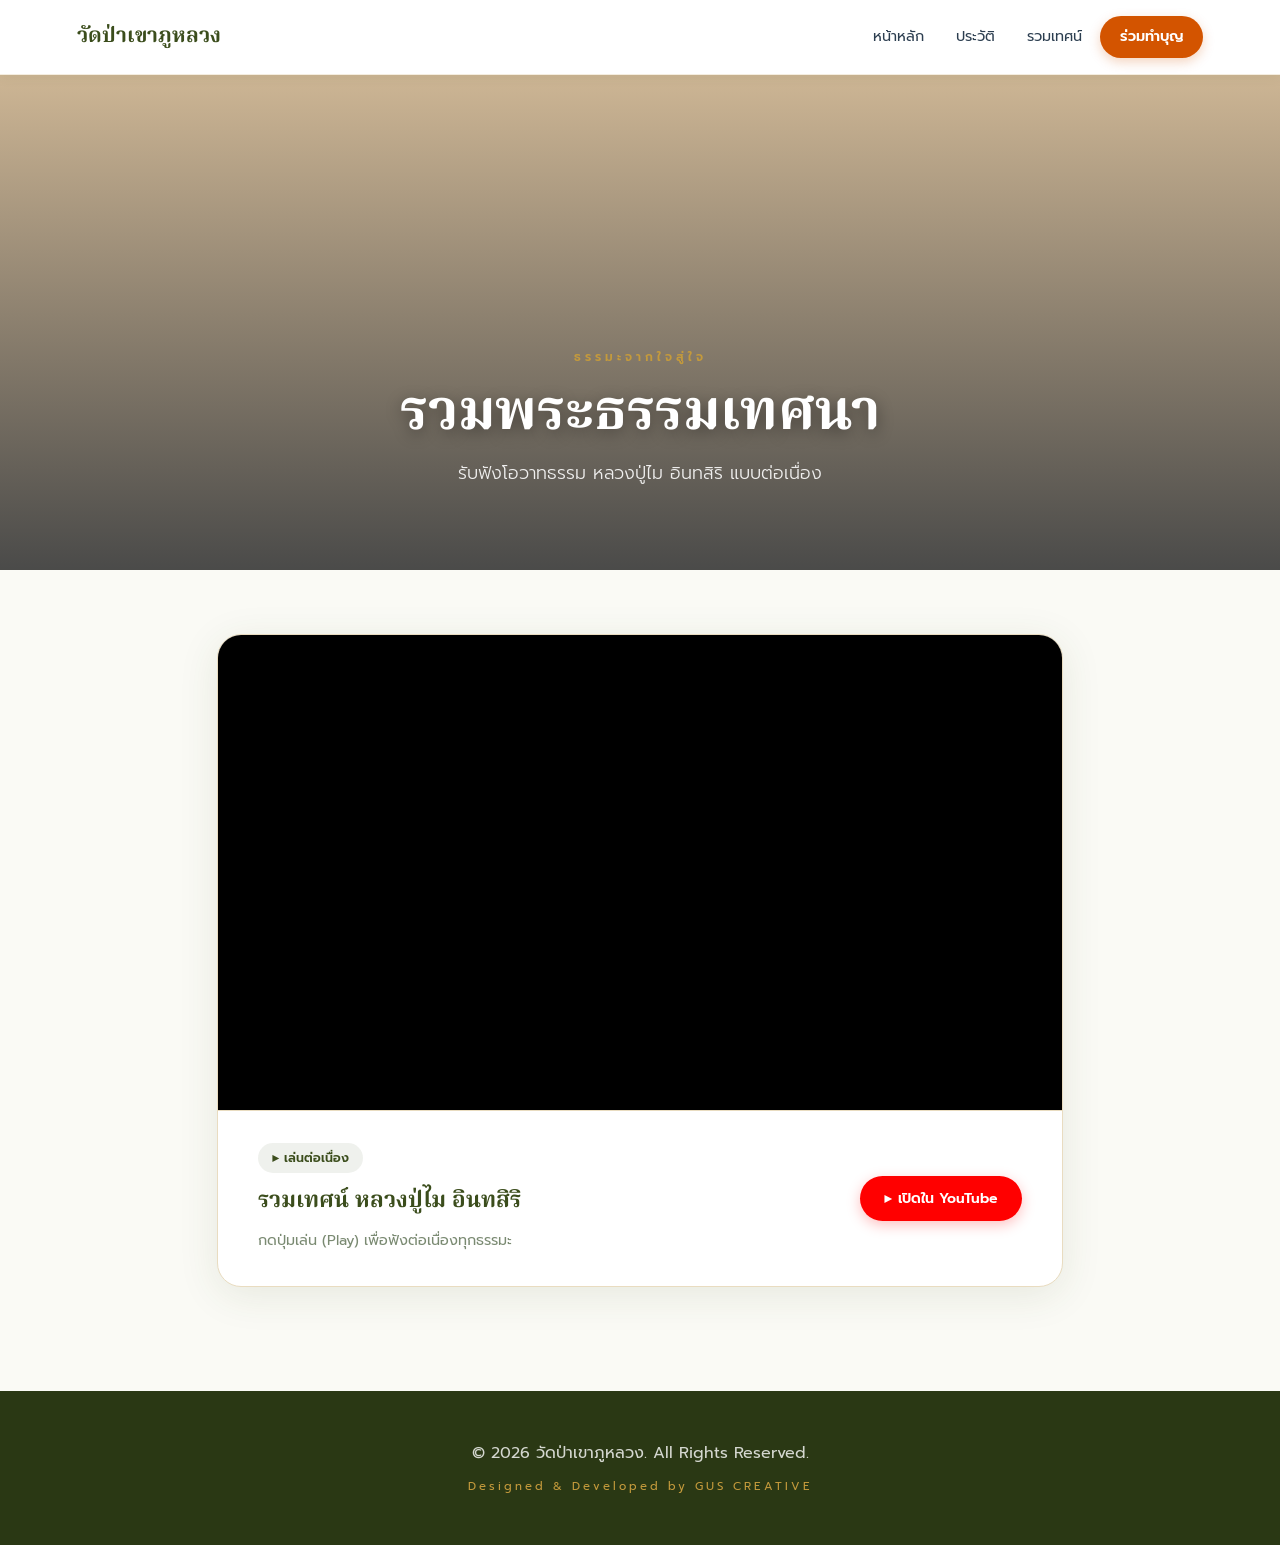
<file: teachings.html>
<!DOCTYPE html>
<html lang="th">
<head>
  <meta charset="UTF-8">
  <meta name="viewport" content="width=device-width, initial-scale=1.0">
  <title>รวมพระธรรมเทศนา — วัดป่าเขาภูหลวง</title>
  <link href="https://fonts.googleapis.com/css2?family=Prompt:wght@300;400;500;600;700&family=Noto+Serif+Thai:wght@300;400;600&display=swap" rel="stylesheet">
  <link rel="stylesheet" href="teachings.css">
</head>
<body>

    <nav>
        <div class="logo">วัดป่าเขาภูหลวง</div>
        <button class="hamburger" id="hamburger" aria-label="เมนู">
            <span></span><span></span><span></span>
        </button>
        <div class="nav-links" id="navLinks">
            <a href="index.html">หน้าหลัก</a>
            <a href="history.html">ประวัติ</a>
            <a href="teachings.html">รวมเทศน์</a>
            <a href="donate.html" class="btn-donate">ร่วมทำบุญ</a>
        </div>
    </nav>

    <header class="teachings-hero">
        <div class="hero-content">
            <div class="label">ธรรมะจากใจสู่ใจ</div>
            <h1>รวมพระธรรมเทศนา</h1>
            <p>รับฟังโอวาทธรรม หลวงปู่ไม อินทสิริ แบบต่อเนื่อง</p>
        </div>
    </header>

    <section class="teachings-section">
        <div class="video-wrapper">
            <div class="main-player">
                <iframe src="https://www.youtube.com/embed/videoseries?list=PLE9b4sSj-xYrXzTN7cDPUeCwXlq_rw1hz" allowfullscreen loading="lazy"></iframe>
            </div>
            <div class="playlist-info">
                <div class="playlist-info-text">
                    <span class="playlist-badge">▶ เล่นต่อเนื่อง</span>
                    <h3>รวมเทศน์ หลวงปู่ไม อินทสิริ</h3>
                    <p>กดปุ่มเล่น (Play) เพื่อฟังต่อเนื่องทุกธรรมะ</p>
                </div>
                <a href="https://www.youtube.com/playlist?list=PLE9b4sSj-xYrXzTN7cDPUeCwXlq_rw1hz" target="_blank" class="btn-youtube">
                    ▶ เปิดใน YouTube
                </a>
            </div>
        </div>
    </section>
    <footer>
        <p>© 2026 วัดป่าเขาภูหลวง. All Rights Reserved.</p>
        <div class="brand-credit">Designed & Developed by GUS CREATIVE</div>
    </footer>

    <script src="teachings.js"></script>
</body>
</html>
</file>
<file: style.css>
:root {
    --primary-color: #3b4d1c; 
    --secondary-color: #E9DCC0; 
    --bg-color: #FAFAF5; 
    --text-dark: #2C3E50;
    --text-light: #FFFFFF;
    --accent-orange: #D35400;
}

* { 
    margin: 0; 
    padding: 0; 
    box-sizing: border-box; 
    font-family: 'Prompt', sans-serif; 
}

body { 
    background-color: var(--bg-color); 
    color: var(--text-dark); 
    line-height: 1.6; 
}

nav { 
    display: flex; 
    justify-content: space-between; 
    align-items: center; 
    padding: 1.2rem 8%; 
    background-color: rgba(255, 255, 255, 0.95); 
    position: sticky; 
    top: 0; 
    z-index: 1000; 
    box-shadow: 0 2px 20px rgba(0,0,0,0.05);
    backdrop-filter: blur(10px);
}

.logo { 
    font-size: 1.6rem; 
    font-weight: 600; 
    color: var(--primary-color); 
    letter-spacing: 1px;
}

.nav-links a { 
    margin-left: 30px; 
    text-decoration: none; 
    color: var(--text-dark); 
    transition: 0.3s; 
    font-weight: 400;
}

.nav-links a:hover { color: var(--primary-color); }

.btn-donate { 
    background-color: var(--accent-orange); 
    color: white !important; 
    padding: 10px 25px; 
    border-radius: 50px; 
    font-weight: 500; 
    box-shadow: 0 4px 15px rgba(211, 84, 0, 0.2);
}

.hero { 
    min-height: 75vh; 
    position: relative; 
    overflow: hidden; 
    width: 100%; 
    background-color: #ffffff; 
}

.hero-slides {
    position: absolute;
    top: 0;
    left: 0;
    width: 1000%;
    height: 100%;
    display: flex;
    animation: marqueeScroll   150s linear infinite; 
}

.slide {
    width: 10%; 
    height: 100%;
    background-size: contain; 
    background-position: center; 
    background-repeat: no-repeat;
    filter: drop-shadow(0 10px 20px rgba(0,0,0,0.08));
}

@keyframes marqueeScroll {
    0% { transform: translateX(0); }
    100% { transform: translateX(-50%); }
}

.hero-content {
    position: absolute;
    top: 50%;
    left: 50%;
    transform: translate(-50%, -50%);
    z-index: 3;
    width: 100%;
    text-align: center;
    color: var(--primary-color);
    pointer-events: none;
}
@keyframes slideShow5 {
    0%, 16% { transform: translateX(0); }
    20%, 36% { transform: translateX(-20%); }
    40%, 56% { transform: translateX(-40%); }
    60%, 76% { transform: translateX(-60%); }
    80%, 96% { transform: translateX(-80%); }
    100% { transform: translateX(0); }
}

.dhamma-quote { 
    background-color: var(--secondary-color); 
    padding: 5rem 10%; 
    text-align: center; 
}

.quote-container p { 
    font-size: 2rem; 
    font-style: italic; 
    color: var(--primary-color);
    margin-bottom: 15px;
}

.info-section { padding: 6rem 8%; text-align: center; }
.info-section h2 { margin-bottom: 4rem; color: var(--primary-color); font-size: 2.5rem; }

.cards { 
    display: grid; 
    grid-template-columns: repeat(auto-fit, minmax(300px, 1fr)); 
    gap: 3rem; 
}

.card { 
    background: white; 
    padding: 4rem 2rem; 
    border-radius: 20px; 
    box-shadow: 0 10px 40px rgba(0,0,0,0.04); 
    transition: 0.4s;
}

.card:hover { transform: translateY(-12px); box-shadow: 0 20px 50px rgba(0,0,0,0.1); }
.card-icon { font-size: 3rem; margin-bottom: 20px; }
.card h3 { color: var(--primary-color); margin-bottom: 1rem; font-size: 1.5rem; }

footer { 
    background-color: var(--text-dark); 
    color: var(--text-light); 
    padding: 4rem 0; 
    text-align: center; 
}

.brand-credit { color: #D4C4A8; letter-spacing: 2px; margin-top: 15px; font-size: 0.8rem; }

.modal {
    display: none; position: fixed; z-index: 9999;
    left: 0; top: 0; width: 100%; height: 100%;
    background: rgba(0,0,0,0.7); backdrop-filter: blur(5px);
}

.modal-content {
    background: white; margin: 10vh auto; width: 90%; max-width: 450px;
    border-radius: 30px; position: relative; overflow: hidden;
    animation: modalScale 0.5s cubic-bezier(0.175, 0.885, 0.32, 1.275);
}

@keyframes modalScale { from { transform: scale(0.8); opacity: 0; } to { transform: scale(1); opacity: 1; } }

.close-btn { position: absolute; right: 20px; top: 15px; font-size: 28px; cursor: pointer; color: #999; }
.modal-header { padding: 30px 20px 10px; text-align: center; background: #fff; }
.modal-body { padding: 0 30px 40px; text-align: center; }
.modal-body img { width: 100%; height: 220px; object-fit: cover; border-radius: 20px; margin-bottom: 20px; }

.support-creator {
    background-color: transparent;
    padding: 1.5rem 8%;
    border-top: 1px solid rgba(0,0,0,0.03);
}

.support-container {
    max-width: 450px;
    margin: 0 auto;
    display: flex;
    justify-content: space-between;
    align-items: center;
    background: white;
    padding: 0.7rem 1.2rem;
    border-radius: 50px;
    box-shadow: 0 5px 15px rgba(0,0,0,0.02);
}

.support-content {
    display: flex;
    align-items: center;
    gap: 12px;
}

.support-icon {
    font-size: 1.1rem;
    background: #fdfaf3;
    width: 35px;
    height: 35px;
    display: flex;
    align-items: center;
    justify-content: center;
    border-radius: 50%;
}

.support-text h4 {
    color: var(--text-dark);
    font-size: 0.85rem;
    font-weight: 500;
}

.support-text p {
    font-size: 0.75rem;
    color: #95a5a6;
}

.btn-support {
    text-decoration: none;
    background: var(--primary-color); 
    color: white !important;
    padding: 10px 12px;
    border-radius: 50px;
    font-size: 0.9rem;
    font-weight: 600; 
    transition: 0.3s;
    display: inline-block;
    box-shadow: 0 4px 12px rgba(59, 77, 28, 0.2);
}

.btn-support:hover {
    background: var(--text-dark); 
    transform: translateY(-2px); 
    box-shadow: 0 6px 15px rgba(0,0,0,0.15);
}
@media (max-width: 768px) {
    .hero { min-height: 60vh; }
    .hero h1 { font-size: 2.2rem; }
    .hero p { font-size: 1.1rem; }
    nav { 
        flex-direction: column; 
        padding: 1rem; 
        gap: 10px; 
    }
    .nav-links { 
        margin-top: 0.5rem; 
        display: flex;
        flex-wrap: wrap;
        justify-content: center;
        align-items: center;
        gap: 10px; 
    }
    .nav-links a { 
        margin: 0 5px; 
        font-size: 0.85rem; 
    }
    .btn-donate { 
        white-space: nowrap; 
        padding: 6px 15px; 
        margin-top: 5px;
        display: inline-block;
    }
    .support-container {
        max-width: 340px;
        padding: 0.6rem 1rem;
    }
}
.hamburger {
    display: none;
    flex-direction: column;
    justify-content: space-between;
    width: 26px;
    height: 18px;
    background: none;
    border: none;
    cursor: pointer;
    padding: 0;
    z-index: 1001;
}

.hamburger span {
    display: block;
    height: 2px;
    width: 100%;
    background-color: var(--primary-color);
    border-radius: 2px;
    transition: all 0.3s ease;
}

.hamburger.open span:nth-child(1) { transform: translateY(8px) rotate(45deg); }
.hamburger.open span:nth-child(2) { opacity: 0; }
.hamburger.open span:nth-child(3) { transform: translateY(-8px) rotate(-45deg); }

@media (max-width: 768px) {
    .hamburger { display: flex; }

    .nav-links {
        display: none;
        flex-direction: column;
        align-items: center;
        gap: 0;
        width: 100%;
        background: rgba(255,255,255,0.98);
        border-top: 1px solid rgba(0,0,0,0.06);
        padding: 1rem 0;
        margin-top: 0.5rem;
    }

    .nav-links.open { display: flex; }

    .nav-links a {
        margin: 0;
        padding: 0.65rem 1.5rem;
        width: 100%;
        text-align: center;
        font-size: 1rem;
        border-bottom: 1px solid rgba(0,0,0,0.04);
    }

    .btn-donate {
        margin-top: 0.5rem !important;
        border-radius: 50px !important;
        padding: 10px 30px !important;
        width: auto !important;
    }

    nav {
        flex-wrap: wrap;
        align-items: center;
        justify-content: space-between;
        flex-direction: row !important;
    }
}
</file>
<file: donate.css>
@import url('https://fonts.googleapis.com/css2?family=Noto+Serif+Thai:wght@300;400;500;600;700&family=Prompt:wght@300;400;500;600&display=swap');
:root{--gold:#B8860B;--gold2:#D4A017;--gold3:#F0C040;--brown:#3A1F08;--green:#2d3b15;--kbank:#00A950;--cream:#F9F6F0;--cream-dark:#E9DCC0;--bg:#FAFAF5;--text:#2C3E50;--muted:#7a8471;--orange:#D35400;--shadow:0 8px 32px rgba(58,31,8,0.06);--shadow2:0 15px 40px rgba(0,0,0,0.08)}
*{margin:0;padding:0;box-sizing:border-box}
html{scroll-behavior:smooth}
body{background:var(--bg);color:var(--text);font-family:'Prompt',sans-serif;line-height:1.7}
nav{display:flex;justify-content:space-between;align-items:center;padding:0 6%;height:70px;background:rgba(255,255,255,0.98);position:sticky;top:0;z-index:1000;box-shadow:0 4px 20px rgba(0,0,0,0.05)}
.logo{font-family:'Noto Serif Thai',serif;font-size:1.3rem;font-weight:700;color:var(--green);text-decoration:none}
.nav-links{display:flex;align-items:center;gap:6px}
.nav-links a{text-decoration:none;color:var(--text);font-size:0.95rem;padding:8px 16px;border-radius:50px;transition:all 0.2s}
.nav-links a:hover{background:var(--cream);color:var(--green)}
.btn-donate-nav{background:var(--orange)!important;color:white!important;font-weight:500!important;box-shadow:0 4px 12px rgba(211,84,0,0.25);margin-left:8px}
.btn-donate-nav:hover{background:#B34A00!important;transform:translateY(-2px);box-shadow:0 6px 15px rgba(211,84,0,0.35)}
.page-hero{min-height:40vh;background:linear-gradient(160deg,#1e0e04 0%,#3A1F08 50%,#1a2a0a 100%);display:flex;align-items:center;justify-content:center;text-align:center;position:relative;overflow:hidden;padding:4rem 2rem}
.lotus-bg{position:absolute;inset:0;background:url("data:image/svg+xml,%3Csvg width='80' height='80' viewBox='0 0 80 80' xmlns='http://www.w3.org/2000/svg'%3E%3Cg fill='%23B8860B' fill-opacity='0.05'%3E%3Cpath d='M40 0C18 0 0 18 0 40s18 40 40 40 40-18 40-40S62 0 40 0zm0 72C22 72 8 58 8 40S22 8 40 8s32 14 32 32-14 32-32 32z'/%3E%3C/g%3E%3C/svg%3E");opacity:0.8}
.hero-inner{position:relative;z-index:1;animation:fadeUp 0.8s ease both}
@keyframes fadeUp{from{opacity:0;transform:translateY(20px)}to{opacity:1;transform:none}}
.hero-tag{display:inline-block;border:1px solid rgba(212,160,23,0.4);color:var(--gold3);font-size:0.75rem;letter-spacing:3px;padding:6px 18px;border-radius:50px;margin-bottom:1.2rem}
.page-hero h1{font-family:'Noto Serif Thai',serif;font-size:clamp(2.5rem,5vw,3.8rem);color:#fff;line-height:1.1;margin-bottom:5px}
.hero-sub{font-family:'Noto Serif Thai',serif;font-size:clamp(1.2rem,2.5vw,1.8rem);color:var(--gold2);margin-bottom:1rem}
.page-hero p{color:rgba(255,255,255,0.7);font-size:1.05rem}
.donate-main{max-width:800px;margin:-3rem auto 0;padding:0 5% 5rem;display:flex;flex-direction:column;gap:4rem;position:relative;z-index:10}
.section-head{display:flex;align-items:flex-start;gap:16px;margin-bottom:2rem}
.sec-num{background:var(--gold);color:#fff;font-weight:700;font-size:0.8rem;padding:4px 12px;border-radius:8px;margin-top:4px}
.sec-title{font-family:'Noto Serif Thai',serif;font-size:1.6rem;color:var(--green);margin-bottom:4px;font-weight:600}
.sec-desc{color:var(--muted);font-size:0.95rem}
.simple-donate-card{background:#fff;border-radius:24px;box-shadow:var(--shadow2);border:1px solid var(--cream-dark);padding:3rem 2rem;text-align:center;display:flex;flex-direction:column;align-items:center;gap:12px;animation:fadeUp 0.6s ease}
.bank-icon-large{background:var(--kbank);color:white;width:60px;height:60px;border-radius:16px;display:flex;align-items:center;justify-content:center;font-size:2rem;font-weight:700;box-shadow:0 6px 15px rgba(0,169,80,0.25);margin-bottom:8px}
.bank-name{color:var(--kbank);font-size:1.4rem;font-weight:600}
.acc-name{color:var(--text);font-size:1.05rem}
.acc-box{background:#f0fdf4;border:1px solid #bbf7d0;border-radius:16px;padding:20px 30px;display:flex;flex-direction:column;align-items:center;gap:15px;margin-top:15px;width:100%;max-width:400px}
.acc-number{font-size:1.8rem;font-weight:700;color:var(--text);letter-spacing:2px}
.btn-copy-main{background:var(--kbank);color:#fff;border:none;padding:12px 24px;border-radius:50px;font-family:'Prompt',sans-serif;font-size:1rem;font-weight:500;cursor:pointer;display:flex;align-items:center;gap:8px;transition:0.2s;box-shadow:0 4px 12px rgba(0,169,80,0.2)}
.btn-copy-main:hover{transform:translateY(-2px);box-shadow:0 6px 16px rgba(0,169,80,0.3);background:#008a41}
.promptpay-box{margin-top:20px;padding-top:20px;border-top:1px dashed var(--cream-dark);display:flex;align-items:center;justify-content:center;gap:12px;flex-wrap:wrap;color:var(--muted);font-size:0.95rem}
.promptpay-box b{color:var(--text)}
.btn-copy-small{background:#fff;border:1px solid var(--cream-dark);color:var(--muted);padding:4px 12px;border-radius:50px;font-family:'Prompt',sans-serif;font-size:0.8rem;cursor:pointer;transition:0.2s}
.btn-copy-small:hover{background:var(--cream-dark);color:var(--text)}
.contact-row{display:grid;grid-template-columns:repeat(auto-fit,minmax(220px,1fr));gap:16px;margin-bottom:2rem}
.contact-pill{display:flex;align-items:center;gap:16px;padding:18px 20px;background:#fff;border:1px solid var(--cream-dark);border-radius:16px;text-decoration:none;color:var(--text);transition:all 0.2s;box-shadow:0 4px 15px rgba(0,0,0,0.03)}
.contact-pill:hover{transform:translateY(-3px);box-shadow:var(--shadow);border-color:var(--gold)}
.contact-pill.no-link:hover{transform:none;box-shadow:0 4px 15px rgba(0,0,0,0.03);border-color:var(--cream-dark);cursor:default}
.c-icon{font-size:1.8rem;flex-shrink:0;display:flex;align-items:center;justify-content:center;width:45px;height:45px;border-radius:12px;background:var(--bg)}
.contact-pill small{display:block;font-size:0.8rem;color:var(--muted);margin-bottom:2px}
.contact-pill b{font-size:1rem;font-weight:600;color:var(--text)}
.map-container{position:relative}
.map-btn-wrapper{text-align:center;margin-top:20px}
.btn-maps{display:inline-block;background:#4285F4;color:#fff;text-decoration:none;padding:12px 28px;border-radius:50px;font-size:1rem;font-weight:500;transition:all 0.2s;box-shadow:0 6px 15px rgba(66,133,244,0.3)}
.btn-maps:hover{transform:translateY(-2px);box-shadow:0 8px 20px rgba(66,133,244,0.4);background:#2b6bd8}
footer{background:var(--brown);color:rgba(255,255,255,0.8);padding:3rem 0;text-align:center;margin-top:2rem}
.footer-logo{font-family:'Noto Serif Thai',serif;font-size:1.4rem;color:var(--gold2);font-weight:600;margin-bottom:8px}
.footer-credit{font-size:0.75rem;color:var(--gold);letter-spacing:3px;margin-top:10px}
.toast{position:fixed;bottom:25px;left:50%;transform:translateX(-50%) translateY(100px);background:rgba(34,48,38,0.95);color:#fff;padding:12px 28px;border-radius:50px;font-size:0.95rem;white-space:nowrap;transition:0.4s cubic-bezier(0.68,-0.55,0.265,1.55);z-index:9999;box-shadow:0 6px 16px rgba(0,0,0,0.2);pointer-events:none}
.toast.show{transform:translateX(-50%) translateY(0)}
.hamburger{display:none;flex-direction:column;justify-content:space-between;width:28px;height:20px;background:transparent;border:none;cursor:pointer;z-index:1001}
.hamburger span{width:100%;height:2.5px;background-color:var(--green);border-radius:10px;transition:all 0.3s ease}
.hamburger.active span:nth-child(1){transform:translateY(8.5px) rotate(45deg)}
.hamburger.active span:nth-child(2){opacity:0}
.hamburger.active span:nth-child(3){transform:translateY(-8.5px) rotate(-45deg)}
@media (max-width:768px){
nav{padding:0 5%;flex-wrap:wrap}
.hamburger{display:flex}
.nav-links{display:none;flex-direction:column;width:100%;background:#ffffff;padding:0;border-top:none;box-shadow:0 15px 30px rgba(0,0,0,0.05);margin-top:10px;border-bottom:3px solid var(--green)}
.nav-links.active{display:flex;padding:0 0 1.5rem 0}
.nav-links a{width:100%;text-align:center;padding:14px 0;font-size:1.05rem;margin:0;border-radius:0}
.nav-links a:hover,.nav-links a.active-link{background:#EFE4CC;color:var(--green);font-weight:500}
.btn-donate-nav{background:var(--orange)!important;color:white!important;width:85%!important;max-width:320px;display:block!important;padding:12px 0!important;margin:15px auto 0 auto!important;border-radius:50px!important}
.donate-main{padding:0 5% 4rem;margin-top:-2rem;gap:3rem}
.simple-donate-card{padding:2rem 1.5rem}
.acc-number{font-size:1.5rem}
.contact-row{grid-template-columns:1fr}
}
</file>
<file: history.css>
@import url('https://fonts.googleapis.com/css2?family=Noto+Serif+Thai:wght@300;400;600&family=Prompt:wght@300;400;500;600&display=swap');

:root {
  --primary:#3b4d1c; --primary-dk:#2a3814; --gold:#8B5E1A; --gold-lt:#C49A3C;
  --cream:#F0E6CC; --cream-dk:#E9DCC0; --bg:#FAFAF5; --text:#2C3E50;
  --text-muted:#7a8a72; --accent:#D35400;
}
*{margin:0;padding:0;box-sizing:border-box}
html{scroll-behavior:smooth}
body{background:var(--bg);color:var(--text);font-family:'Prompt',sans-serif;line-height:1.8;-webkit-font-smoothing:antialiased}

nav{display:flex;justify-content:space-between;align-items:center;padding:1rem 6%;background:rgba(255,255,255,.96);position:sticky;top:0;z-index:1000;box-shadow:0 2px 12px rgba(59,77,28,.08);backdrop-filter:blur(12px);border-bottom:1px solid rgba(233,220,192,.5)}
.logo{font-family:'Noto Serif Thai',serif;font-size:1.3rem;font-weight:700;color:var(--primary);text-decoration:none}
.nav-links{display:flex;align-items:center;gap:4px}
.nav-links a{padding:7px 14px;text-decoration:none;color:var(--text);font-size:.9rem;border-radius:50px;transition:.2s}
.nav-links a:hover{background:var(--cream);color:var(--primary)}
.nav-links a.active{background:var(--cream);color:var(--primary);font-weight:500}
.btn-donate{background:var(--accent)!important;color:white!important;padding:8px 20px!important;border-radius:50px;font-weight:600;box-shadow:0 4px 12px rgba(211,84,0,.25)}

.hamburger {
    display: none;
    flex-direction: column;
    justify-content: space-between;
    width: 26px;
    height: 18px;
    background: transparent;
    border: none;
    cursor: pointer;
    z-index: 1001;
}
.hamburger span {
    width: 100%;
    height: 2.5px;
    background-color: var(--primary);
    border-radius: 10px;
    transition: all 0.3s ease-in-out;
}
.hamburger.active span:nth-child(1) { transform: translateY(7.5px) rotate(45deg); }
.hamburger.active span:nth-child(2) { opacity: 0; }
.hamburger.active span:nth-child(3) { transform: translateY(-7.5px) rotate(-45deg); }

#reading-progress{position:fixed;top:0;left:0;height:3px;background:linear-gradient(90deg,var(--gold),var(--accent));z-index:9999;width:0%;transition:width .1s;border-radius:0 2px 2px 0}

.floating-menu-btn{position:fixed;bottom:24px;right:20px;z-index:1100;background:var(--primary);color:white;border:none;padding:10px 18px;border-radius:50px;font-family:'Prompt';font-size:.8rem;display:none;align-items:center;gap:8px;cursor:pointer;box-shadow:0 6px 20px rgba(59,77,28,.3);transition:.2s}
.floating-menu-btn:hover{background:var(--primary-dk);transform:translateY(-2px)}
.menu-icon span{display:block;width:14px;height:2px;background:white;margin:3px 0;border-radius:2px}

.page-hero{
  background:radial-gradient(ellipse at center,#8B5E1A 0%,#4a2e0a 50%,#1a0d04 100%);
  padding:5rem 6% 4rem;text-align:center;color:white;position:relative;overflow:hidden;
}
.page-hero::before{
  content:'';position:absolute;inset:0;
  background:url("data:image/svg+xml,%3Csvg width='60' height='60' viewBox='0 0 60 60' xmlns='http://www.w3.org/2000/svg'%3E%3Cg fill='none' fill-rule='evenodd'%3E%3Cg fill='%23ffffff' fill-opacity='0.03'%3E%3Cpath d='M36 34v-4h-2v4h-4v2h4v4h2v-4h4v-2h-4zm0-30V0h-2v4h-4v2h4v4h2V6h4V4h-4zM6 34v-4H4v4H0v2h4v4h2v-4h4v-2H6zM6 4V0H4v4H0v2h4v4h2V6h4V4H6z'/%3E%3C/g%3E%3C/g%3E%3C/svg%3E");
}
.page-hero .label{font-size:.72rem;letter-spacing:3px;color:rgba(240,230,204,.7);text-transform:uppercase;margin-bottom:.6rem}
.page-hero h1{font-family:'Noto Serif Thai',serif;font-size:2.8rem;line-height:1.2;margin-bottom:.5rem;text-shadow:0 4px 16px rgba(0,0,0,.4)}
.page-hero p{font-size:1rem;color:rgba(255,255,255,.75);font-weight:300}

.container{max-width:1080px;margin:0 auto;padding:3rem 4%;display:grid;grid-template-columns:220px 1fr;gap:3.5rem;align-items:start}

.sidebar{position:sticky;top:90px;height:fit-content}
.toc-box{background:white;border:1px solid var(--cream-dk);border-radius:18px;padding:1.4rem;box-shadow:0 4px 20px rgba(59,77,28,.06)}
.toc-title-desktop{font-family:'Noto Serif Thai',serif;font-weight:600;color:var(--gold);font-size:.8rem;margin-bottom:14px;letter-spacing:1px;text-transform:uppercase}
.toc-header-mobile{display:none}
.toc-list{list-style:none}
.toc-list li{margin-bottom:2px}
.toc-list a{display:flex;align-items:center;gap:8px;text-decoration:none;color:#777;font-size:.85rem;padding:7px 10px;border-radius:10px;transition:.2s}
.toc-list a:hover{background:var(--bg);color:var(--primary)}
.toc-list a.active{background:linear-gradient(135deg,#f0f4e8,#e8f0d8);color:var(--primary);font-weight:600}
.toc-num{background:var(--cream-dk);color:var(--gold);padding:2px 7px;border-radius:5px;font-size:.68rem;font-weight:600;flex-shrink:0}

.content section{margin-bottom:3.5rem;scroll-margin-top:90px}
.section-label{display:flex;align-items:center;gap:10px;margin-bottom:1.2rem}
.section-num{background:var(--gold);color:white;padding:3px 10px;border-radius:6px;font-size:.7rem;font-family:'Prompt';font-weight:600;letter-spacing:.5px}
.content h2{font-family:'Noto Serif Thai',serif;font-size:1.5rem;color:var(--primary);line-height:1.4}
.content p{color:#444;margin-bottom:1rem;font-size:.98rem;line-height:1.9}

.img-block{background:linear-gradient(135deg,#3A1F08,#6b3510);border-radius:18px;overflow:hidden;margin:1.5rem 0;box-shadow:0 8px 30px rgba(0,0,0,.15)}
.content-img{width:100%;height:auto;display:block;border-radius:18px;object-fit:cover}

.quote-block{
  background:linear-gradient(135deg,#fdf8f0,#f7f0e0);
  border-left:4px solid var(--gold);
  border-radius:0 14px 14px 0;
  padding:1.4rem 1.6rem;
  margin:1.8rem 0;
  font-family:'Noto Serif Thai',serif;
  font-style:italic;
  font-size:1.05rem;
  color:var(--gold);
  line-height:1.8;
  position:relative;
}
.quote-block::before{content:'"';position:absolute;top:-10px;left:16px;font-size:4rem;color:var(--gold);opacity:.15;font-family:serif;line-height:1}

.timeline-item{display:flex;align-items:flex-start;gap:14px;margin-bottom:1rem;padding:12px 16px;background:white;border-radius:12px;border:1px solid var(--cream-dk);transition:.2s}
.timeline-item:hover{box-shadow:0 4px 16px rgba(59,77,28,.08);transform:translateX(4px)}
.timeline-dot{width:10px;height:10px;background:var(--gold);border-radius:50%;margin-top:6px;flex-shrink:0;box-shadow:0 0 0 3px rgba(139,94,26,.2)}
.timeline-year{font-weight:700;color:var(--gold);min-width:65px;font-size:.85rem;font-family:'Prompt'}
.timeline-text{font-size:.9rem;color:var(--text);line-height:1.6}

.section-divider{border:none;border-top:1px solid var(--cream-dk);margin:3rem 0}

.stat-chips{display:flex;gap:12px;flex-wrap:wrap;margin:1.2rem 0}
.chip{background:white;border:1px solid var(--cream-dk);border-radius:12px;padding:1rem 1.4rem;text-align:center;flex:1;min-width:140px}
.chip-year{font-family:'Prompt';font-weight:700;color:var(--gold);font-size:1.1rem}
.chip-label{font-size:.75rem;color:var(--text-muted);margin-top:3px}

.teacher-card{background:white;border:1px solid var(--cream-dk);border-radius:14px;padding:1rem 1.2rem;display:flex;align-items:center;gap:14px;margin-bottom:10px;transition:.2s}
.teacher-card:hover{box-shadow:0 4px 16px rgba(59,77,28,.08)}
.teacher-dot{width:10px;height:10px;border-radius:50%;flex-shrink:0}

.back-home-btn{display:inline-block;padding:11px 28px;background:var(--primary);color:white;text-decoration:none;border-radius:50px;font-family:'Prompt';font-size:.9rem;font-weight:500;transition:.2s;margin-top:1rem}
.back-home-btn:hover{background:var(--primary-dk);transform:translateY(-2px);box-shadow:0 6px 18px rgba(59,77,28,.2)}

footer{background:var(--primary-dk);color:rgba(255,255,255,.8);padding:3rem 0;text-align:center}
.brand{color:var(--gold-lt);font-size:.72rem;margin-top:8px;letter-spacing:3px}

.menu-overlay{position:fixed;inset:0;background:rgba(0,0,0,.5);z-index:1050;display:none}
.menu-overlay.active{display:block}

.profile-card{display:grid;grid-template-columns:200px 1fr;gap:2rem;background:white;border:1px solid var(--cream-dk);border-radius:22px;overflow:hidden;box-shadow:0 6px 30px rgba(59,77,28,.08);margin-bottom:1rem}
.profile-img-wrap{background:linear-gradient(135deg,#3A1F08,#6b3510);display:flex;align-items:center;justify-content:center;min-height:220px}
.profile-img{width:100%;height:100%;object-fit:cover;display:block}
.profile-info{padding:1.6rem 1.8rem}
.profile-name{font-family:'Noto Serif Thai',serif;font-size:1.5rem;font-weight:600;color:var(--primary);margin-bottom:2px}
.profile-title{font-size:.85rem;color:var(--gold);margin-bottom:1.2rem;font-style:italic}
.profile-rows{display:flex;flex-direction:column;gap:6px}
.profile-row{display:flex;gap:10px;font-size:.88rem;align-items:flex-start}
.pr-label{color:var(--text-muted);min-width:75px;font-size:.82rem;padding-top:1px;flex-shrink:0}
.pr-value{color:var(--text);font-weight:500;line-height:1.5}

.passing-card{background:linear-gradient(135deg,#fdf8f0,#f7f0e0);border:1px solid var(--cream-dk);border-left:4px solid var(--gold);border-radius:0 18px 18px 0;padding:1.8rem 2rem;margin:1.2rem 0;display:flex;gap:1.5rem;align-items:flex-start}
.passing-icon{font-size:2.5rem;flex-shrink:0}
.passing-title{font-family:'Noto Serif Thai',serif;font-size:1.1rem;color:var(--gold);font-weight:600;margin-bottom:.4rem}
.passing-detail{font-size:.9rem;color:var(--text);line-height:1.7;margin-bottom:1.2rem}
.passing-stats{display:flex;gap:1.5rem;flex-wrap:wrap}
.p-stat{text-align:center}
.p-stat-val{font-family:'Prompt';font-weight:700;color:var(--primary);font-size:1rem}
.p-stat-label{font-size:.72rem;color:var(--text-muted);margin-top:2px}

.dhamma-grid{display:grid;grid-template-columns:repeat(auto-fit,minmax(220px,1fr));gap:1.2rem;margin-top:1rem}
.dhamma-card{background:white;border:1px solid var(--cream-dk);border-radius:16px;padding:1.4rem;transition:.2s}
.dhamma-card:hover{box-shadow:0 6px 20px rgba(59,77,28,.1);transform:translateY(-3px)}
.dhamma-icon{font-size:1.6rem;margin-bottom:.8rem}
.dhamma-card p{font-family:'Noto Serif Thai',serif;font-size:.92rem;color:#4a4a4a;line-height:1.8;font-style:italic}

@media(max-width:768px){
    nav { padding: 1rem 6%; }
    .hamburger { display: flex; }
    .nav-links {
        position: absolute;
        top: 100%;
        left: 0;
        width: 100%;
        background: rgba(255, 255, 255, 0.98);
        flex-direction: column;
        padding: 0;
        box-shadow: 0 10px 15px rgba(59,77,28,.05);
        border-top: 1px solid rgba(233,220,192,.5);
        max-height: 0;
        overflow: hidden;
        transition: max-height 0.3s ease-in-out, padding 0.3s ease-in-out;
    }
    .nav-links.active {
        max-height: 350px; 
        padding: 1.5rem 0;
    }
    .nav-links a {
        margin: 0;
        font-size: 1rem;
        width: 100%;
        text-align: center;
        padding: 12px 0;
        border-radius: 0;
    }
    .nav-links a:hover, .nav-links a.active {
        background: var(--cream);
        color: var(--primary);
    }
    .btn-donate {
        width: 80% !important;
        margin: 10px auto 0 !important;
        border-radius: 50px !important;
    }

    .container { grid-template-columns: 1fr; gap: 0; padding: 2rem 4%; }
    
    .sidebar {
        position: fixed; top: 0; right: -100%; width: 280px; height: 100%;
        background: white; z-index: 2000; padding: 20px;
        box-shadow: -5px 0 20px rgba(0,0,0,.15); transition: 0.3s; overflow-y: auto;
    }
    .sidebar.active { right: 0; }
    
    .floating-menu-btn { display: flex; }
    .toc-header-mobile { display: flex; justify-content: space-between; align-items: center; margin-bottom: 16px; padding-bottom: 12px; border-bottom: 1px solid var(--cream-dk); }
    .toc-title { font-family: 'Prompt'; font-weight: 600; color: var(--primary); }
    .close-menu { background: none; border: none; font-size: 1.8rem; color: #999; cursor: pointer; }
    .toc-title-desktop { display: none; }
    .toc-box { border: none; box-shadow: none; padding: 0; }
    
    .page-hero h1 { font-size: 2rem; }
    .profile-card { grid-template-columns: 1fr; }
    .profile-img-wrap { min-height: 200px; }
    .passing-card { flex-direction: column; gap: 1rem; }
    .passing-stats { gap: 1rem; }
    .dhamma-grid { grid-template-columns: 1fr; }
}
</file>
<file: news.css>
@import url('https://fonts.googleapis.com/css2?family=Noto+Serif+Thai:wght@300;400;500;600;700&family=Prompt:wght@300;400;500;600&display=swap');
:root{--gold:#B8860B;--gold2:#D4A017;--brown:#3A1F08;--green:#2d3b15;--cream:#F9F6F0;--cream-dark:#E9DCC0;--bg:#FAFAF5;--text:#2C3E50;--muted:#7a8471;--orange:#D35400;--shadow:0 10px 30px rgba(58,31,8,0.06)}
*,*::before,*::after{margin:0;padding:0;box-sizing:border-box}
html{scroll-behavior:smooth}
body{background:var(--bg);color:var(--text);font-family:'Prompt',sans-serif;line-height:1.7}
nav{display:flex;justify-content:space-between;align-items:center;padding:0 6%;height:70px;background:rgba(255,255,255,0.98);position:sticky;top:0;z-index:1000;box-shadow:0 4px 20px rgba(0,0,0,0.05);border-bottom:1px solid rgba(233,220,192,0.4)}
.logo{font-family:'Noto Serif Thai',serif;font-size:1.3rem;font-weight:700;color:var(--green);text-decoration:none}
.nav-links{display:flex;align-items:center;gap:6px}
.nav-links a{text-decoration:none;color:var(--text);font-size:0.95rem;padding:8px 16px;border-radius:50px;transition:all 0.2s}
.nav-links a:hover,.nav-links a.active-link{background:var(--cream);color:var(--green);font-weight:500}
.btn-donate-nav{background:var(--orange)!important;color:white!important;font-weight:500!important;box-shadow:0 4px 12px rgba(211,84,0,0.25);margin-left:8px}
.btn-donate-nav:hover{background:#B34A00!important;transform:translateY(-2px);box-shadow:0 6px 15px rgba(211,84,0,0.35)}
.news-main{padding:4rem 5%;min-height:85vh;display:flex;justify-content:center;align-items:flex-start}
.news-card{max-width:850px;width:100%;background:#fff;border-radius:24px;box-shadow:var(--shadow);border:1px solid var(--cream-dark);animation:fadeUp 0.6s ease;overflow:hidden}
@keyframes fadeUp{from{opacity:0;transform:translateY(20px)}to{opacity:1;transform:none}}
.news-header{padding:3rem 3rem 1.5rem;text-align:center}
.news-tag{display:inline-block;background:var(--cream);color:var(--gold);border:1px solid var(--cream-dark);padding:6px 20px;border-radius:50px;font-size:0.85rem;font-weight:600;margin-bottom:1rem}
.news-title{font-family:'Noto Serif Thai',serif;font-size:2.4rem;color:var(--green);line-height:1.3;margin-bottom:8px}
.news-meta{font-size:0.9rem;color:var(--muted)}
.news-image{padding:0 3rem}
.news-image img{width:100%;height:auto;border-radius:16px;box-shadow:0 8px 24px rgba(0,0,0,0.08);display:block;object-fit:cover;max-height:500px}
.news-body{padding:2rem 3rem 3rem}
.news-content{background:#fdfcf7;padding:2rem 2.5rem;border-radius:16px;border:1px solid var(--cream-dark);margin-bottom:2rem}
.news-content p{font-size:1.05rem;line-height:1.9;color:#444;margin-bottom:1rem;text-align:justify}
.news-content p:last-child{margin-bottom:0}
.news-content b{color:var(--green);font-weight:600}
.news-action{display:flex;justify-content:center;gap:15px;flex-wrap:wrap}
.btn-back{display:inline-block;padding:12px 28px;background:#fff;color:var(--text);border:1px solid var(--cream-dark);text-decoration:none;border-radius:50px;font-weight:500;font-size:0.95rem;transition:0.2s}
.btn-back:hover{background:var(--cream);color:var(--green)}
.btn-primary{display:inline-block;padding:12px 28px;background:var(--green);color:#fff;text-decoration:none;border-radius:50px;font-weight:500;font-size:0.95rem;transition:0.2s;box-shadow:0 4px 15px rgba(45,59,21,0.2)}
.btn-primary:hover{transform:translateY(-2px);box-shadow:0 6px 20px rgba(45,59,21,0.3);background:#1f290e}
footer{background:var(--brown);color:rgba(255,255,255,0.8);padding:3rem 0;text-align:center}
.footer-logo{font-family:'Noto Serif Thai',serif;font-size:1.4rem;color:var(--gold2);font-weight:600;margin-bottom:8px}
.footer-credit{font-size:0.75rem;color:var(--gold);letter-spacing:3px;margin-top:10px}
.hamburger{display:none;flex-direction:column;justify-content:space-between;width:28px;height:20px;background:transparent;border:none;cursor:pointer;z-index:1001}
.hamburger span{width:100%;height:2.5px;background:var(--green);border-radius:10px;transition:0.3s}
.hamburger.active span:nth-child(1){transform:translateY(8.5px) rotate(45deg)}
.hamburger.active span:nth-child(2){opacity:0}
.hamburger.active span:nth-child(3){transform:translateY(-8.5px) rotate(-45deg)}
@media (max-width:768px){
nav{padding:0 5%;flex-wrap:wrap}
.hamburger{display:flex}
.nav-links{display:none;flex-direction:column;width:100%;background:#ffffff;padding:0;border-top:none;box-shadow:0 15px 30px rgba(0,0,0,0.05);margin-top:10px;border-bottom:3px solid var(--green)}
.nav-links.active{display:flex;padding:0 0 1.5rem 0}
.nav-links a{width:100%;text-align:center;padding:14px 0;font-size:1.05rem;border-radius:0}
.nav-links a:hover,.nav-links a.active-link{background:#EFE4CC;color:var(--green);font-weight:500}
.btn-donate-nav{width:85%!important;max-width:320px;display:block!important;padding:12px 0!important;margin:15px auto 0 auto!important;border-radius:50px!important}
.news-main{padding:2rem 5%}
.news-header{padding:2rem 1.5rem 1rem}
.news-title{font-size:1.8rem}
.news-image{padding:0 1.5rem}
.news-body{padding:1.5rem}
.news-content{padding:1.5rem}
.news-action{flex-direction:column}
.news-action a{text-align:center;width:100%}
}
</file>
<file: teachings.css>
@import url('https://fonts.googleapis.com/css2?family=Noto+Serif+Thai:wght@300;400;600&family=Prompt:wght@300;400;500;600&display=swap');

:root {
    --primary: #3b4d1c;
    --gold: #8B5E1A;
    --gold-lt: #C49A3C;
    --cream: #F0E6CC;
    --cream-dk: #E9DCC0;
    --bg: #FAFAF5;
    --text: #2C3E50;
    --text-muted: #7a8a72;
    --accent: #D35400;
}

* {
    margin: 0;
    padding: 0;
    box-sizing: border-box;
}

html {
    scroll-behavior: smooth;
}

body {
    background: var(--bg);
    color: var(--text);
    font-family: 'Prompt', sans-serif;
    line-height: 1.8; 
    -webkit-font-smoothing: antialiased;
}

nav {
    display: flex;
    justify-content: space-between;
    align-items: center;
    padding: 1rem 6%;
    background: rgba(255, 255, 255, 0.96);
    position: sticky;
    top: 0;
    z-index: 1000;
    box-shadow: 0 2px 12px rgba(59, 77, 28, 0.08);
    backdrop-filter: blur(12px);
    border-bottom: 1px solid rgba(233, 220, 192, 0.5);
}

.logo {
    font-family: 'Noto Serif Thai', serif;
    font-size: 1.3rem;
    font-weight: 700;
    color: var(--primary);
    text-decoration: none;
}

.nav-links {
    display: flex;
    align-items: center;
    gap: 4px;
}

.nav-links a {
    padding: 7px 14px;
    text-decoration: none;
    color: var(--text);
    font-size: 0.9rem;
    border-radius: 50px;
    transition: all 0.2s ease;
}

.nav-links a:hover {
    background: var(--cream);
    color: var(--primary);
}

.btn-donate {
    background: var(--accent) !important;
    color: white !important;
    padding: 8px 20px !important;
    border-radius: 50px;
    font-weight: 600;
    box-shadow: 0 4px 12px rgba(211, 84, 0, 0.25);
}

.btn-donate:hover {
    transform: translateY(-2px);
    box-shadow: 0 6px 16px rgba(211, 84, 0, 0.35);
}

.teachings-hero {
    min-height: 55vh;
    display: flex;
    flex-direction: column;
    justify-content: flex-end;
    padding: 0 6% 5rem; 
    color: white;
    position: relative;
    overflow: hidden;
    background: linear-gradient(rgba(138, 79, 3, 0.4), rgba(0, 0, 0, 0.7)), /* ปรับโทนสีเข้มขึ้นให้ตัวหนังสืออ่านง่าย */
                url('https://scontent.fcnx4-2.fna.fbcdn.net/v/t39.30808-6/471195833_1159694345512159_1511739356763089182_n.jpg?_nc_cat=103&ccb=1-7&_nc_sid=2a1932&_nc_ohc=rIkBIbr9P20Q7kNvwF-YS5R&_nc_oc=AdqcYTpGYsGMO0iuJV0rfl1IAyuDRtKTvavtR8X2VfYIF-puEJbiBrlplp94xKaIySbFQOxl0DuNsHIF4S7m2ZBV&_nc_zt=23&_nc_ht=scontent.fcnx4-2.fna&oh=00_Af2isCaeFviKA_BOfjp_LzmVVNdBkNElm8Gs-_6reE5Hdg&oe=69DC160B')
                center/cover no-repeat;
}

.hero-content {
    max-width: 700px;
    margin: 0 auto; 
    text-align: center; 
}

.teachings-hero .label {
    font-size: 0.75rem;
    letter-spacing: 4px;
    color: var(--gold-lt); 
    text-transform: uppercase;
    margin-bottom: 0.8rem;
    font-weight: 600;
}

.teachings-hero h1 {
    font-family: 'Noto Serif Thai', serif;
    font-size: 3.5rem; 
    margin-bottom: 0.6rem;
    text-shadow: 0 4px 16px rgba(0, 0, 0, 0.4);
    line-height: 1.2;
}

.teachings-hero p {
    font-size: 1.1rem;
    color: rgba(255, 255, 255, 0.9);
    font-weight: 300;
}

.teachings-section {
    padding: 4rem 6%;
    max-width: 1000px;
    margin: 0 auto;
}

.video-wrapper {
    background: white;
    border-radius: 24px;
    overflow: hidden;
    box-shadow: 0 8px 40px rgba(59, 77, 28, 0.1);
    border: 1px solid var(--cream-dk);
    margin-bottom: 2.5rem;
    transition: transform 0.3s ease;
}

.video-wrapper:hover {
    transform: translateY(-5px); 
}

.main-player {
    position: relative;
    padding-bottom: 56.25%;
    height: 0;
    background: #000;
}

.main-player iframe {
    position: absolute;
    inset: 0;
    width: 100%;
    height: 100%;
    border: none;
}

.playlist-info {
    padding: 2rem 2.5rem;
    display: flex;
    justify-content: space-between;
    align-items: center;
    flex-wrap: wrap;
    gap: 1rem;
    border-top: 1px solid var(--cream-dk);
}

.playlist-info-text {
    flex: 1; /
}

.playlist-badge {
    display: inline-block;
    background: rgba(59, 77, 28, 0.08);
    color: var(--primary);
    padding: 4px 14px;
    border-radius: 20px;
    font-size: 0.78rem;
    font-weight: 600;
    margin-bottom: 0.5rem;
}

.playlist-info-text h3 {
    font-family: 'Noto Serif Thai', serif;
    font-size: 1.4rem; /* ปรับขนาด */
    color: var(--primary);
    margin-bottom: 0.4rem;
}

.playlist-info-text p {
    font-size: 0.9rem;
    color: var(--text-muted);
}

.btn-youtube {
    display: inline-flex;
    align-items: center;
    gap: 8px;
    padding: 10px 24px;
    background: #FF0000;
    color: white;
    text-decoration: none;
    border-radius: 50px;
    font-weight: 600;
    font-size: 0.88rem;
    box-shadow: 0 4px 14px rgba(255, 0, 0, 0.25);
    transition: all 0.2s ease;
}

.btn-youtube:hover {
    transform: translateY(-2px);
    box-shadow: 0 6px 20px rgba(255, 0, 0, 0.35);
    color: white; 
}

.hamburger {
    display: none;
    flex-direction: column;
    justify-content: space-between;
    width: 26px;
    height: 18px;
    background: transparent;
    border: none;
    cursor: pointer;
    z-index: 1001;
}

.hamburger span {
    width: 100%;
    height: 2.5px;
    background-color: var(--primary);
    border-radius: 10px;
    transition: all 0.3s ease;
}

.hamburger.active span:nth-child(1) {
    transform: translateY(7.5px) rotate(45deg);
}
.hamburger.active span:nth-child(2) {
    opacity: 0;
}
.hamburger.active span:nth-child(3) {
    transform: translateY(-7.5px) rotate(-45deg);
}

footer {
    background: #2a3814;
    color: rgba(255, 255, 255, 0.8);
    padding: 3rem 0;
    text-align: center;
}

.brand-credit {
    color: var(--gold-lt);
    font-size: 0.72rem;
    margin-top: 8px;
    letter-spacing: 3px;
}

@media (max-width: 768px) {
    nav {
        padding: 0.8rem 4%;
    }

    .nav-links {
        display: none; 
        position: absolute;
        top: 100%;
        left: 0;
        width: 100%;
        background: rgba(255, 255, 255, 0.98);
        flex-direction: column;
        padding: 1rem 0;
        border-top: 1px solid rgba(233, 220, 192, 0.5);
    }

    .nav-links.active {
        display: flex; 
    }

    .nav-links a {
        padding: 10px 0;
        width: 100%;
        text-align: center;
        font-size: 1rem;
        border-radius: 0;
    }

    .nav-links a:hover {
        background: transparent;
        color: var(--primary);
    }

    .hamburger {
        display: flex; 
    }

    .teachings-hero {
        min-height: 45vh;
        padding: 0 4% 2.5rem;
    }

    .hero-content {
        text-align: center;
    }

    .teachings-hero h1 {
        font-size: 2.5rem;
    }

    .teachings-section {
        padding: 2rem 4%;
    }

    .playlist-info {
        flex-direction: column;
        padding: 1.5rem;
    }

    .video-wrapper {
        border-radius: 16px; 
    }

    .btn-youtube {
        width: 100%; 
        justify-content: center; 
    }
}
</file>
